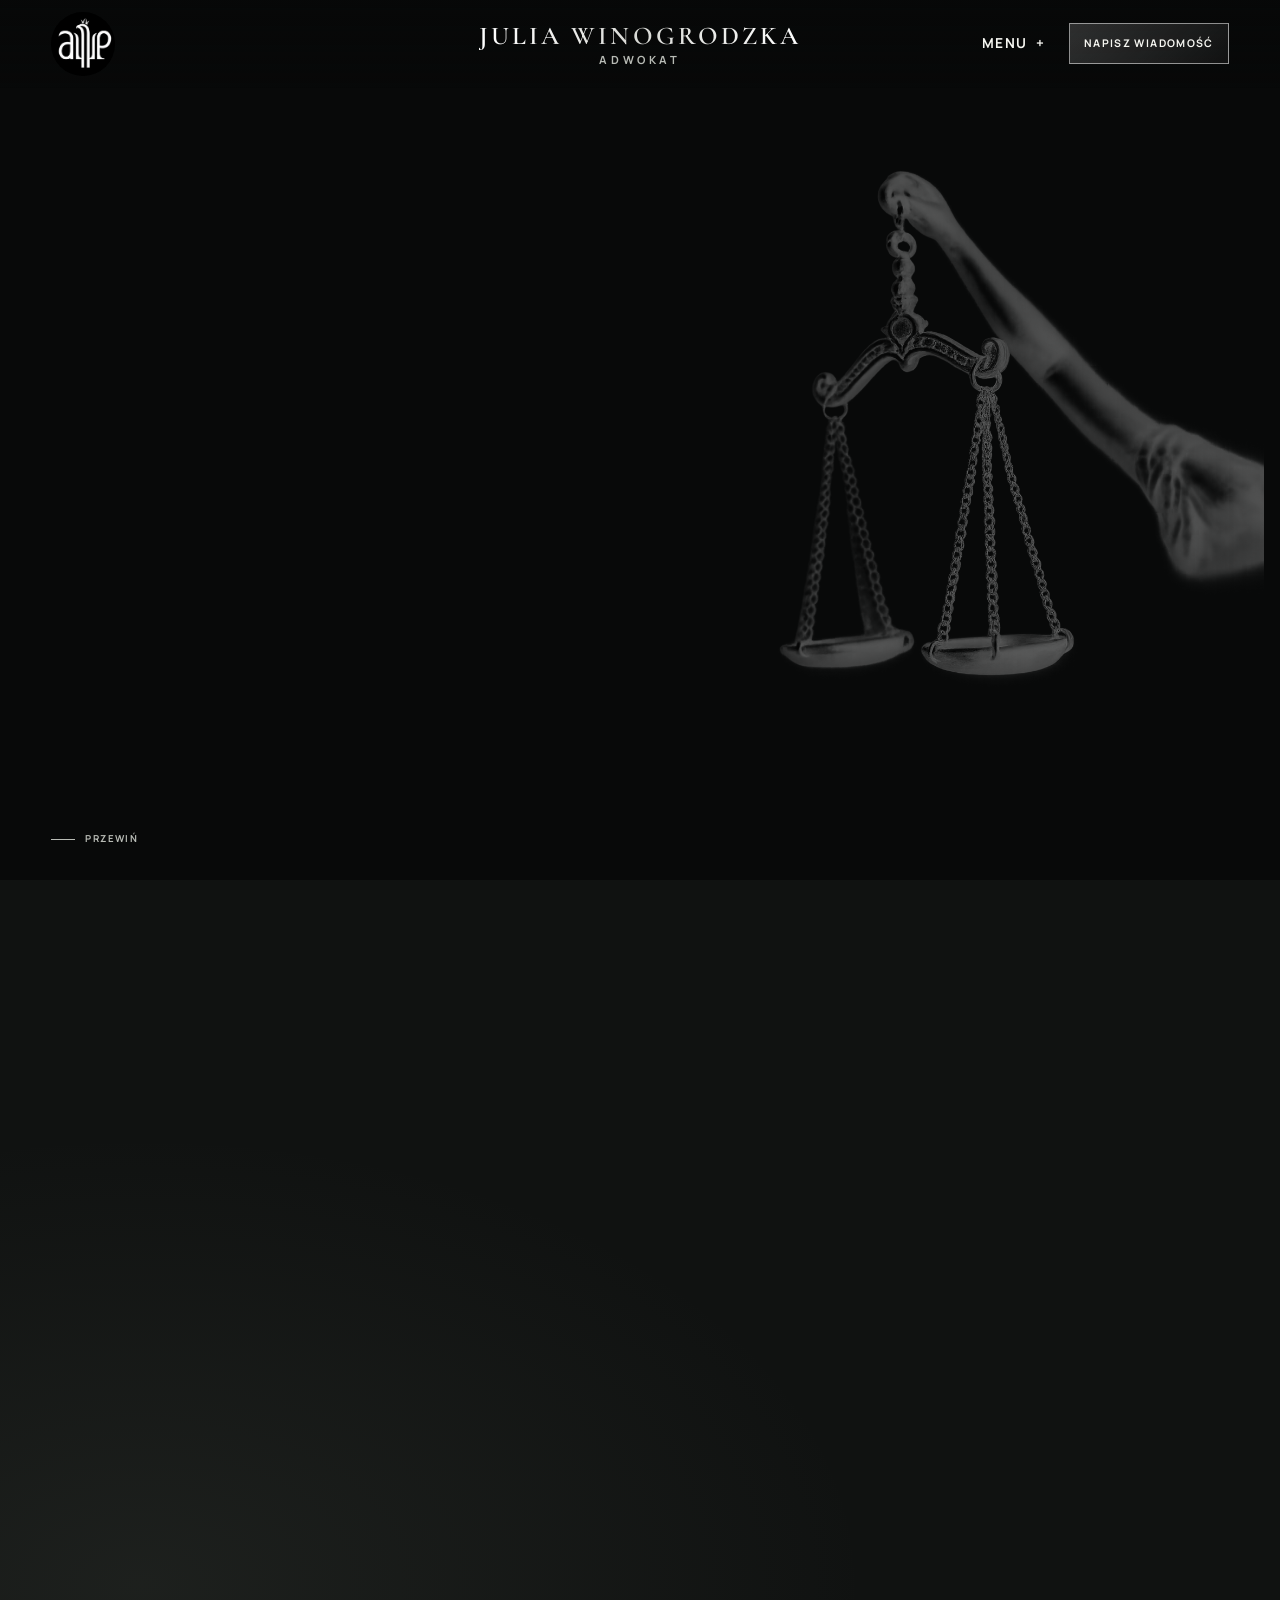
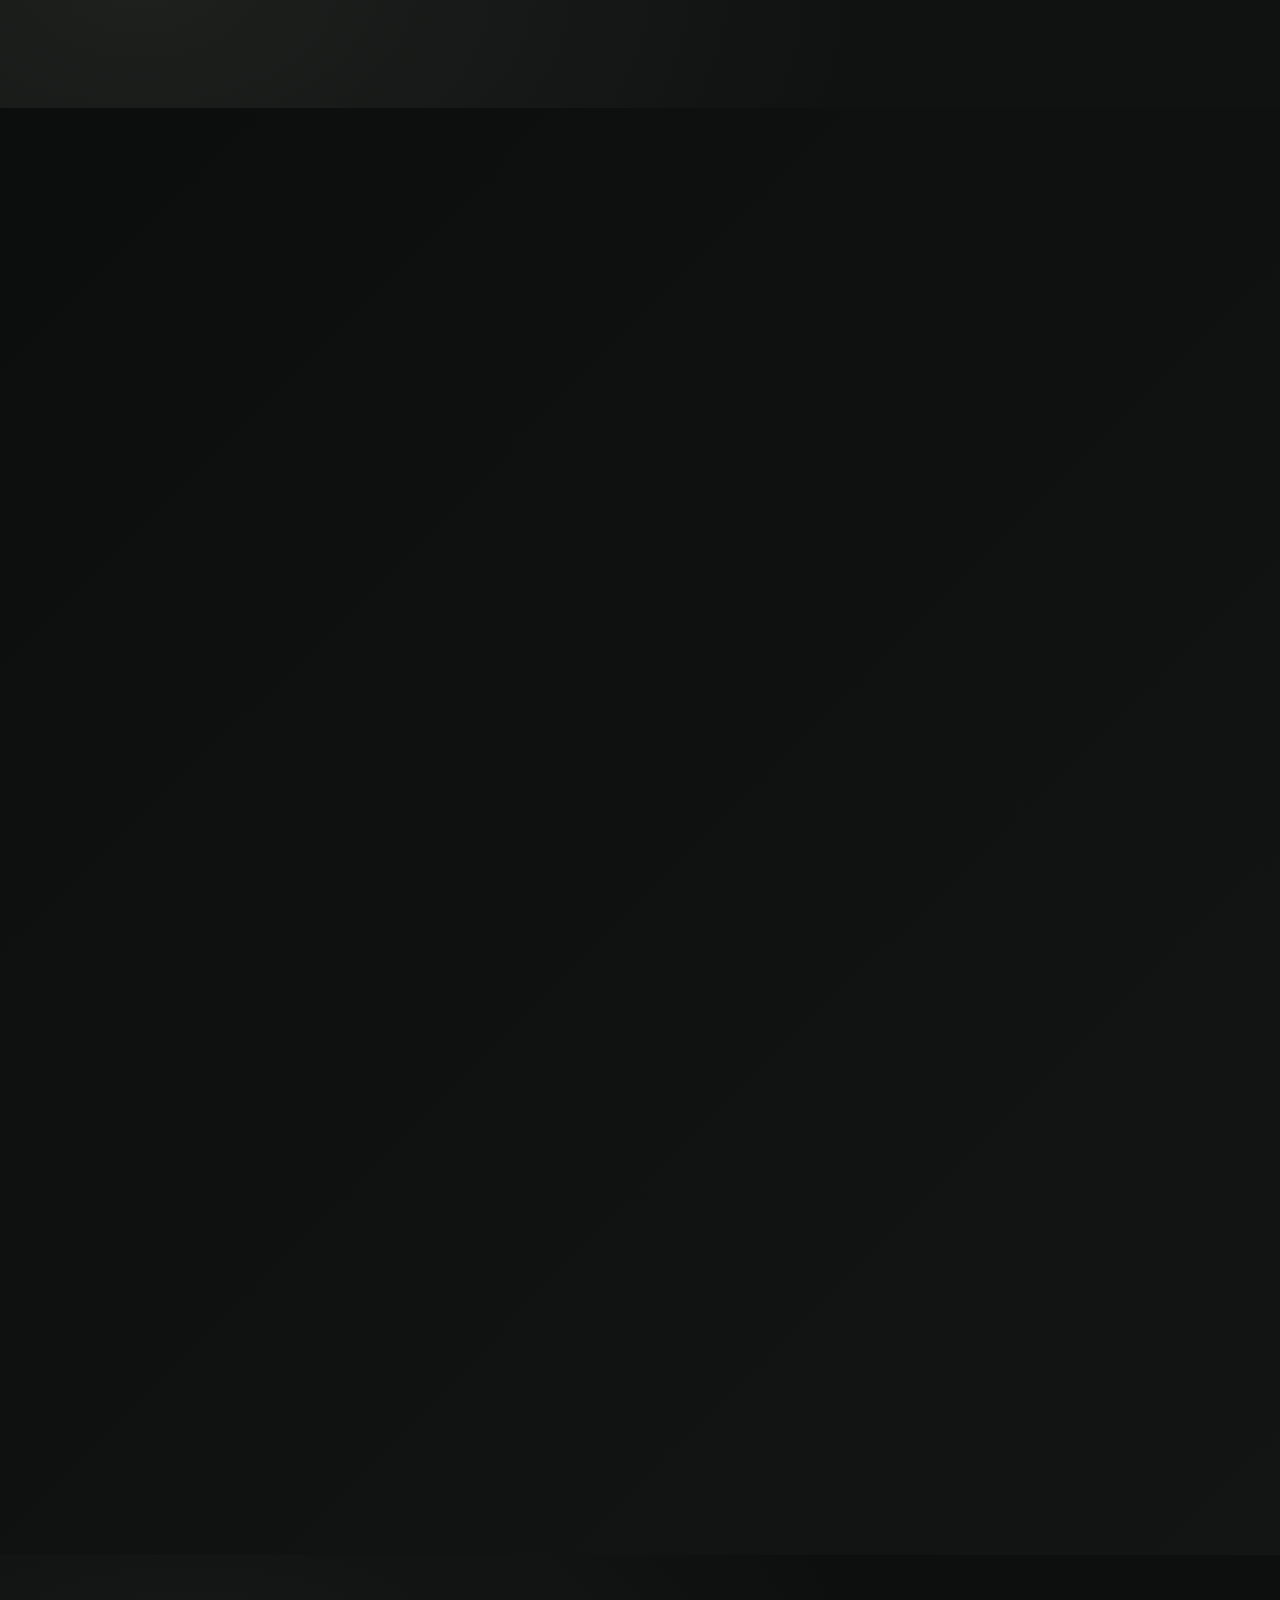
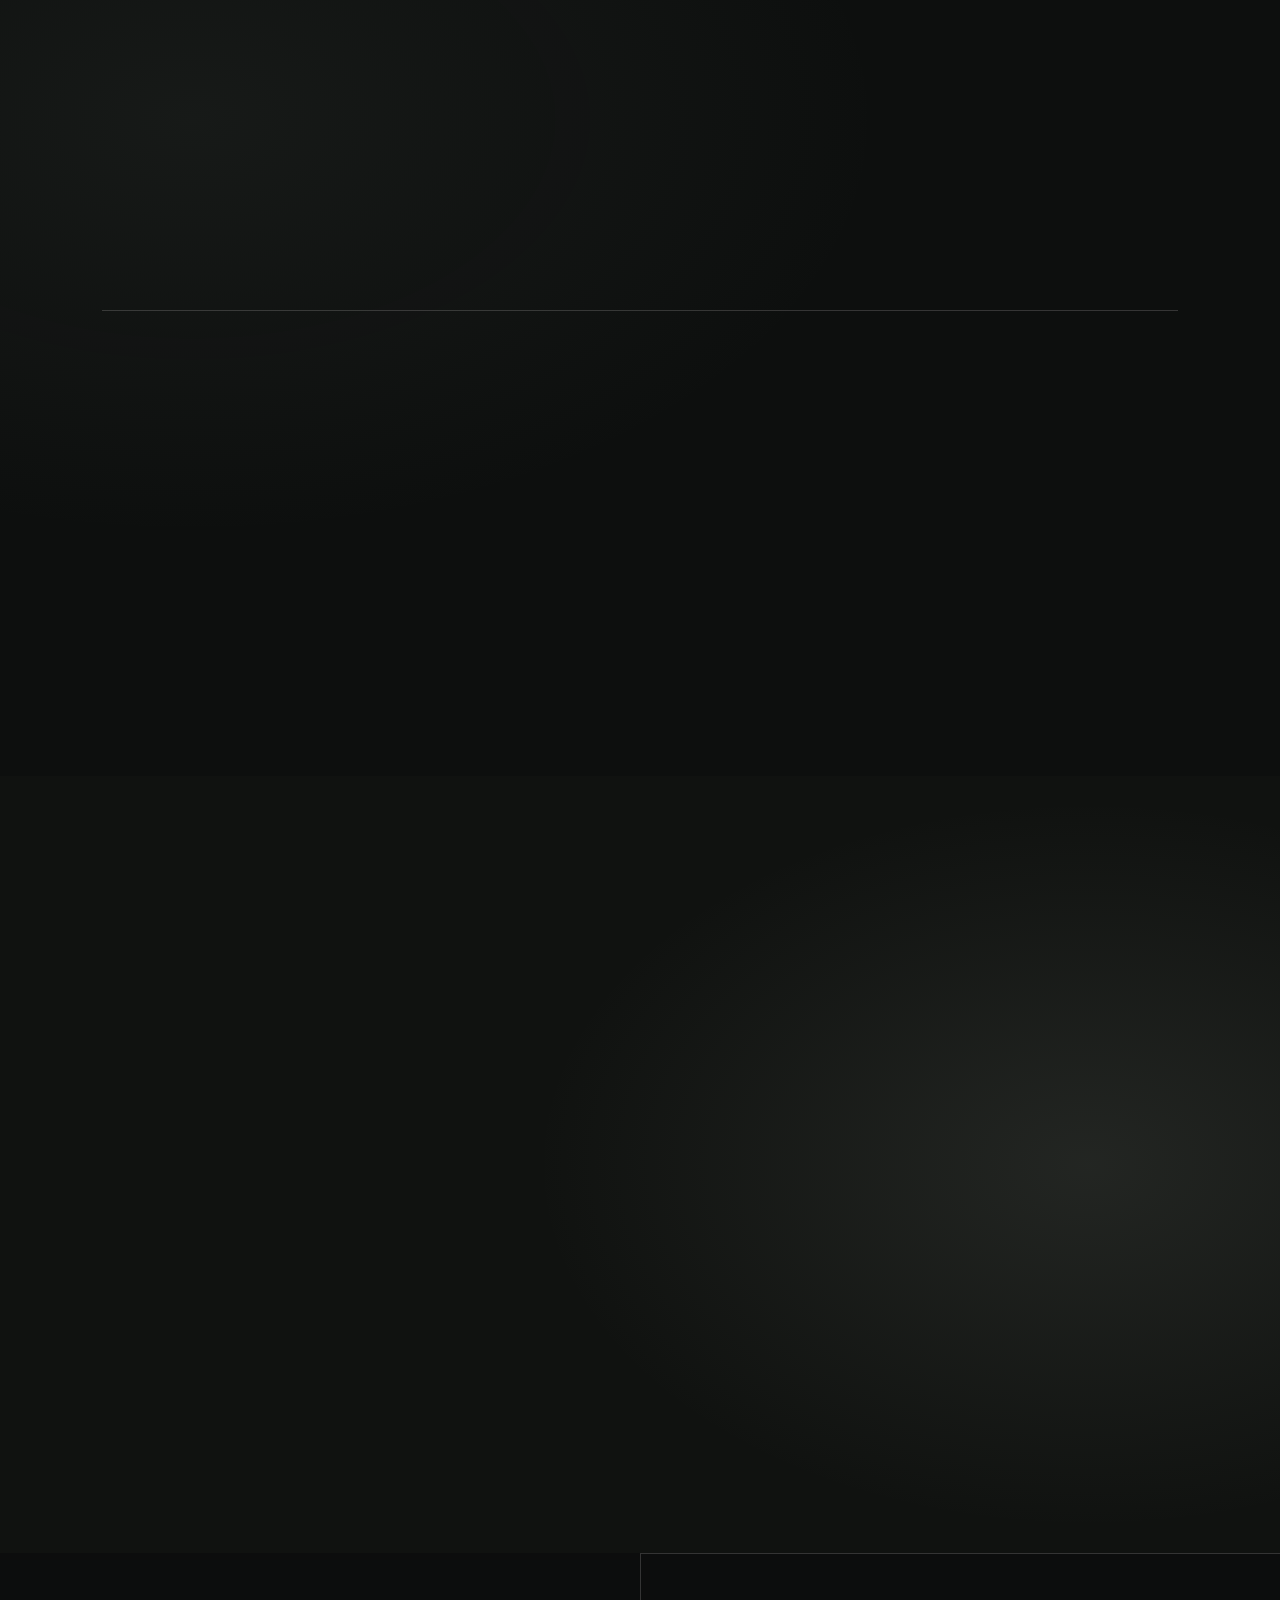
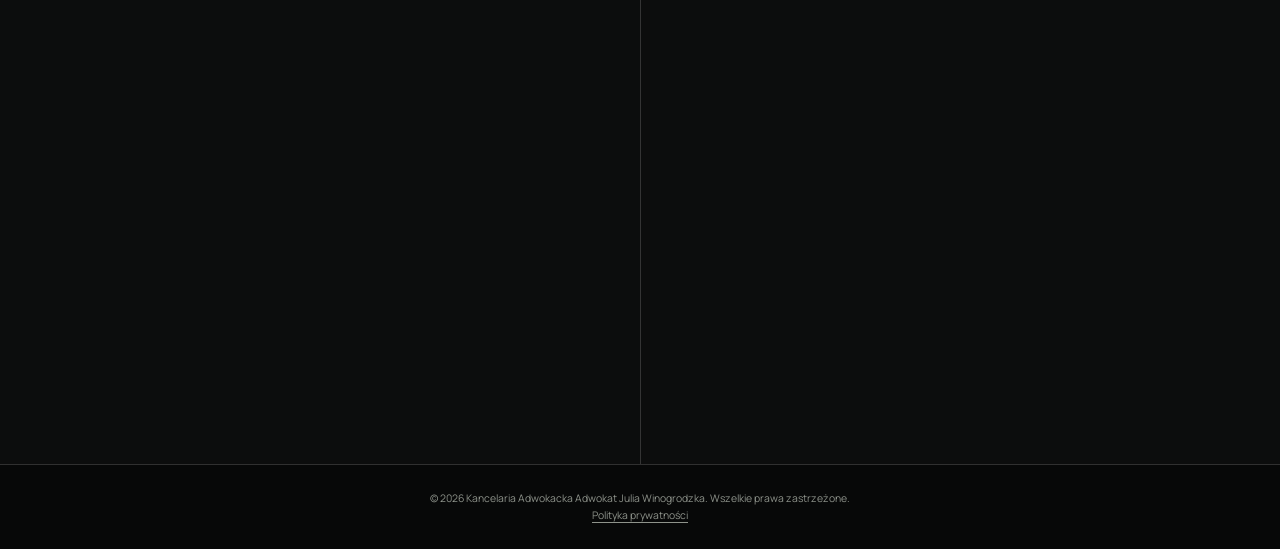
<file: index.html>
<!DOCTYPE html>
<html lang="pl">
<head>
  <!-- Podstawowe ustawienia dokumentu i poprawne skalowanie na telefonach. -->
  <meta charset="UTF-8">
  <meta name="viewport" content="width=device-width, initial-scale=1.0">
  <meta name="description" content="Kancelaria Adwokacka Adwokat Julia Winogrodzka – prawo cywilne, karne i rodzinne w Dęblinie.">
  <title>Kancelaria Adwokacka | Julia Winogrodzka</title>

  <!-- Ikona widoczna na karcie przeglądarki. -->
  <link rel="icon" type="image/png" href="photos/1_logo_favicon.png">

  <!-- Eleganckie kroje: Cormorant do nagłówków oraz Manrope do treści. -->
  <link rel="preconnect" href="https://fonts.googleapis.com">
  <link rel="preconnect" href="https://fonts.gstatic.com" crossorigin>
  <link href="https://fonts.googleapis.com/css2?family=Cormorant+Garamond:ital,wght@0,400;0,500;0,600;0,700;1,500&family=Manrope:wght@400;500;600;700&display=swap" rel="stylesheet">

  <!-- Główny arkusz stylów strony. -->
  <link rel="stylesheet" href="style.css">
</head>
<body>
  <!-- Stała belka nawigacyjna: zawiera logo, nazwę kancelarii i menu. -->
  <header class="site-header" id="top">
    <a class="brand-mark" href="#start" aria-label="Przejdź na początek strony">
      <img src="photos/1_logo_favicon.png" alt="Logo kancelarii Julii Winogrodzkiej">
    </a>

    <a class="brand-title" href="#start" aria-label="Kancelaria Adwokacka Julia Winogrodzka">
      <span>Julia Winogrodzka</span>
      <small>adwokat</small>
    </a>

    <!-- Przycisk jest widoczny tylko na telefonach i otwiera menu. -->
    <button class="menu-toggle" type="button" aria-label="Otwórz menu" aria-expanded="false" aria-controls="main-menu">
      <span></span><span></span><span></span>
    </button>

    <nav class="main-nav" id="main-menu" aria-label="Główna nawigacja">
      <!-- Rozwijane menu porządkuje przejścia do wszystkich sekcji. -->
      <div class="nav-dropdown">
        <button class="nav-dropdown-toggle" type="button" aria-expanded="false">Menu <span aria-hidden="true">+</span></button>
       <div class="nav-dropdown-panel">

    <a href="#o-mnie">O mnie</a>
    <a href="#specjalizacje">Specjalizacje</a>
    <a href="#cennik">Cennik</a>
    <a href="#kontakt">Kontakt</a>
    <a href="#dojazd">Jak dojechać</a>

    <div class="menu-divider"></div>
    <a href="index.html" class="language-switch active">
        🇵🇱 Polski
    </a>
    <a href="index-en.html" class="language-switch">
        🇬🇧 English
    </a>

</div>
      </div>
      <a class="button button-small" href="mailto:adwokat.winogrodzka@gmail.com?subject=Zapytanie%20do%20Kancelarii">Napisz wiadomość</a>
    </nav>
  </header>

  <main>
    <!-- Minimalistyczne otwarcie strony z najważniejszym wezwaniem do kontaktu. -->
    <section class="hero" id="start" aria-labelledby="hero-title">
      <div class="hero-backdrop" aria-hidden="true"></div>
      <div class="hero-content reveal">
        <p class="eyebrow">Kancelaria adwokacka · Lublin | Dęblin</p>
        <h1 id="hero-title">Prawo, które<br><em>działa dla Ciebie.</em></h1>
        <p class="hero-copy">Rzetelna pomoc prawna oparta na indywidualnym podejściu, dyskrecji oraz jasnej komunikacji.</p>
        <div class="hero-actions">
          <a class="button" href="#kontakt">Umów konsultację <span aria-hidden="true">↗</span></a>
          <a class="text-link" href="tel:+48572917801">+48 572 917 801</a>
        </div>
      </div>
      <a class="scroll-cue" href="#o-mnie" aria-label="Przejdź do sekcji o mnie"><span></span> Przewiń</a>
    </section>

    <!-- Sekcja przedstawiająca adwokatkę. Zdjęcie jest ładowane z folderu photos. -->
    <section class="section about" id="o-mnie" aria-labelledby="about-title">
      <div class="about-photo reveal reveal-left">
        <img src="photos/2_adwokat.jpg" alt="Adwokat Julia Winogrodzka przy pracy">
      </div>
      <div class="about-content reveal">
        <p class="eyebrow">O mnie</p>
        <!-- Imię i nazwisko stanowią główny, pogrubiony nagłówek sekcji. -->
        <h2 class="about-name" id="about-title">Julia Winogrodzka</h2>
        <p>Jestem adwokatem wpisanym na listę Izby Adwokackiej w Lublinie pod numerem xxxxxxxxxx. Ukończyłam studia prawnicze na Katolickim Uniwersytecie Lubelskim Jana Pawła II oraz aplikację adwokacką przy Okręgowej Radzie Adwokackiej w Lublinie, zakończoną pozytywnie zdanym egzaminem adwokackim.</p>
        <p>Doświadczenie zawodowe zdobywałam już w trakcie studiów, współpracując z kancelarią specjalizującą się w prawie karnym. Stale podnoszę swoje kwalifikacje, m.in. poprzez ukończenie kursów z zakresu ochrony danych osobowych i mediacji.</p>
        <p>W swojej pracy stawiam na profesjonalizm, skuteczność i indywidualne podejście do każdej sprawy. Z pełnym zaangażowaniem wspieram Klientów w rozwiązywaniu problemów prawnych, zapewniając rzetelną pomoc, jasną komunikację oraz poczucie bezpieczeństwa na każdym etapie współpracy.</p>
        <a class="text-link text-link-arrow" href="#kontakt">Porozmawiajmy o Twojej sprawie <span aria-hidden="true">→</span></a>
      </div>
    </section>

    <!-- Trzy karty prezentują główne obszary praktyki kancelarii. -->
    <section class="section services" id="specjalizacje" aria-labelledby="services-title">
      <div class="section-intro reveal">
        <p class="eyebrow">Zakres pomocy</p>
        <h2 id="services-title">Obszary praktyki</h2>
        <p>Pomoc dopasowana do charakteru sprawy — od pierwszej konsultacji po reprezentację przed sądem.</p>
      </div>

      <div class="service-grid">
         <article class="service-card reveal" style="--delay: 120ms;">
          <span class="service-mark" aria-hidden="true">§</span>
          <p class="service-type">Obrona i reprezentacja</p>
          <h3>Prawo<br><em>karne</em></h3>
          <ul>
            <li>postępowanie przygotowawcze</li>
            <li>postępowanie sądowe</li>
            <li>postępowanie wykonawcze</li>
            <li>obrona oskarżonego</li>
            <li>pełnomocnik pokrzywdzonego</li>
            <li>pełnomocnik oskarżyciela</li>
          </ul>
        </article>
        <article class="service-card reveal" style="--delay: 0ms;">
          <!-- Duży znak paragrafu buduje charakter karty bez używania numeracji. -->
          <span class="service-mark" aria-hidden="true">§</span>
          <p class="service-type">Sprawy majątkowe</p>
          <h3>Prawo<br><em>cywilne</em></h3>
          <ul>
            <li>dział spadku</li>
            <li>zapłata oraz odszkodowania</li>
            <li>zasiedzenie oraz służebności</li>
            <li>ochrona dóbr osobistych</li>
            <li>zniesienie współwłasności</li>
            <li>eksmisje</li>
          </ul>
        </article>
        <article class="service-card reveal" style="--delay: 240ms;">
          <span class="service-mark" aria-hidden="true">§</span>
          <p class="service-type">Sprawy bliskich</p>
          <h3>Prawo<br><em>rodzinne</em></h3>
          <ul>
            <li>sprawy rozwodowe oraz alimenty</li>
            <li>ograniczenie włądzy rodzicielskiej</li>
            <li>kontakty z dziećmi</li>
            <li>podział majątku</li>
            <li>uzyskanie rozdzielności majątkowej</li>
            <li>sprawy opiekuńcze</li>
          </ul>
        </article>
        <article class="service-card reveal" style="--delay: 360ms;">
    <span class="service-mark" aria-hidden="true">§</span>
    <p class="service-type">Obsługa przedsiębiorców</p>

    <h3>Prawo<br><em>gospodarcze</em></h3>

    <ul>
        <li>obsługa jednoosobowych działalności gopodarczych</li>
        <li>obsługa spółek</li>
        <li>umowy handlowe</li>
        <li>windykacja należności</li>
        <li>reprezentacja przedsiębiorców</li>
        <li>doradztwo prawne</li>
    </ul>
    </article>
    <article class="service-card reveal" style="--delay: 480ms;">
    <span class="service-mark" aria-hidden="true">§</span>
    <p class="service-type">Transport lotniczy</p>

    <h3>Prawo<br><em>lotnicze</em></h3>

    <ul>
        <li>odszkodowania za opóźnione loty</li>
        <li>postępowania przed ULC</li>
        <li>utracony bagaż</li>
        <li>prawa pasażerów</li>
        <li>reklamacje wobec przewoźników</li>
    </ul>
</article>
        
      </div>
    </section>

    <!-- Cennik -->

    <section class="section pricing" id="cennik" aria-labelledby="pricing-title">

    <div class="section-intro reveal">
        <p class="eyebrow">Przejrzyste zasady współpracy</p>

        <h2 id="pricing-title">
            Wynagrodzenie
        </h2>

        <p>
            Każda sprawa jest inna, dlatego ostateczne wynagrodzenie
            ustalane jest indywidualnie z uwzględnieniem rodzaju,
            stopnia skomplikowania oraz przewidywanego nakładu pracy.
        </p>
    </div>

    <div class="pricing-list">

        <div class="price-row reveal" style="--delay:0ms;">
            <span>Konsultacja prawna</span>
            <strong>od 250 zł</strong>
        </div>

        <div class="price-row reveal" style="--delay:120ms;">
            <span>Analiza dokumentów</span>
            <strong>od 350 zł</strong>
        </div>

        <div class="price-row reveal" style="--delay:240ms;">
            <span>Sporządzenie pisma</span>
            <strong>od 400 zł</strong>
        </div>

        <div class="price-row reveal" style="--delay:360ms;">
            <span>Reprezentacja przed sądem</span>
            <strong>wycena indywidualna</strong>
        </div>

        <div class="price-row reveal" style="--delay:480ms;">
            <span>Stała obsługa przedsiębiorców</span>
            <strong>od 600 zł / miesiąc</strong>
        </div>

    </div>

</section>

    <!-- Kontakt: dane, skróty do kanałów zewnętrznych i główny przycisk e-mail. -->
    <section class="section contact" id="kontakt" aria-labelledby="contact-title">
      <div class="contact-heading reveal">
        <p class="eyebrow">Kontakt</p>
        <h2 id="contact-title">Porozmawiajmy<br><em>o Twojej sprawie.</em></h2>
        <p>Skontaktuj się telefonicznie, e-mailowo lub umów wizytę w Kancelarii w Lublinie albo Dęblinie.</p>
        <!-- Trzy identyczne przyciski prowadzą do najważniejszych kanałów kontaktu. -->
        <div class="contact-actions" aria-label="Kanały kontaktu kancelarii">
          <a class="button" href="mailto:adwokat.winogrodzka@gmail.com?subject=Zapytanie%20do%20Kancelarii">Napisz wiadomość <span aria-hidden="true">↗</span></a>
          <a class="button" href="https://share.google/v4QbQTAJqQ4lbe7Ya" target="_blank" rel="noopener noreferrer">Wizytówka Google <span aria-hidden="true">↗</span></a>
          <a class="button" href="https://www.instagram.com/adwokat.winogrodzka" target="_blank" rel="noopener noreferrer">Instagram kancelarii <span aria-hidden="true">↗</span></a>
        </div>
      </div>

      <address class="contact-details reveal" style="--delay: 140ms;">
        <div class="contact-item contact-name">
        <strong>Kancelaria Adwokacka<br>Adwokat Julia Winogrodzka</strong></div>
        <div class="contact-item"><span>Godziny przyjęć:</span><strong>pon. – pt. · 9:00 – 17:00</strong></div>
        <!-- Tekstowe etykiety są czytelne niezależnie od systemu i wielkości emoji. -->
        <div class="contact-item"><span>Adres Lublin:</span><a href="https://maps.google.com/?q=ul.+Grażyny+21+lok.+25,+20-602+Lublin" target="_blank" rel="noopener noreferrer">ul. Grażyny 21 / lok. 25<br>20-602 Lublin</a></div>
        <div class="contact-item"><span>Adres filia Dęblin:</span><a href="https://maps.google.com/?q=Rynek+30+lok.+9,+08-530+Dęblin" target="_blank" rel="noopener noreferrer">Rynek 30 / lok. 9<br>08-530 Dęblin</a></div>
        <div class="contact-item"><span>Telefon:</span><a href="tel:+48572917801">572 917 801</a></div>
        <div class="contact-item"><span>E-mail:</span><a href="mailto:adwokat.winogordzka@gmail.com">adwokat.winogrodzka@gmail.com</a></div>
        <div class="contact-item"><span>NIP:</span><strong>506 012 94 21</strong></div>
        <!-- Wstaw właściwy numer rachunku przed opublikowaniem strony. -->
        <div class="contact-item bank-account"><span>Rachunek bankowy:</span><strong>PL 33 1050 1953 1000 0090 8659 4372</strong></div>
      </address>
    </section>

    <!-- Dwie niezależne karty dojazdu, każda z własną mapą Google. -->
    <section class="map-section" id="dojazd" aria-label="Jak dojechać do kancelarii">
      <article class="location-card">
        <div class="map-caption reveal">
          <p class="eyebrow">Jak dojechać</p>
          <h2>Znajdź nas<br><em>w Lublinie.</em></h2>
          <p>ul. Grażyny 21 / lok. 25<br>20-602 Lublin</p>
        </div>
        <iframe class="map-frame" title="Mapa dojazdu do Kancelarii Adwokackiej Julii Winogrodzkiej w Lublinie" src="https://www.google.com/maps?q=ul.%20Gra%C5%BCyny%2021%20lok.%2025%2C%2020-602%20Lublin&output=embed" loading="lazy" referrerpolicy="no-referrer-when-downgrade"></iframe>
      </article>
        <article class="location-card">
        <div class="map-caption reveal">
          <p class="eyebrow">Jak dojechać</p>
          <h2>Znajdź nas<br><em>w Dęblinie.</em></h2>
          <p>Rynek 30 / lok. 9<br>08-530 Dęblin</p>
        </div>
        <iframe class="map-frame" title="Mapa dojazdu do Kancelarii Adwokackiej Julii Winogrodzkiej w Dęblinie" src="https://www.google.com/maps?q=Rynek%2030%20lok.%209%2C%2008-530%20D%C4%99blin&output=embed" loading="lazy" referrerpolicy="no-referrer-when-downgrade"></iframe>
      </article>
    </section>
  </main>

  <!-- Dolna belka z prawami autorskimi i skrótem do początku strony. -->
<footer class="site-footer">
  <p>
    © 2026 Kancelaria Adwokacka Adwokat Julia Winogrodzka. Wszelkie prawa zastrzeżone.
    <br>
    <a href="polityka-prywatnosci.html" class="footer-privacy-link"> Polityka prywatności</a>
  </p>
</footer>

  <!-- Skrypty obsługują menu, animacje przewijania oraz aktywny nagłówek. -->
  <script src="script.js"></script>
</body>
</html>
</file>
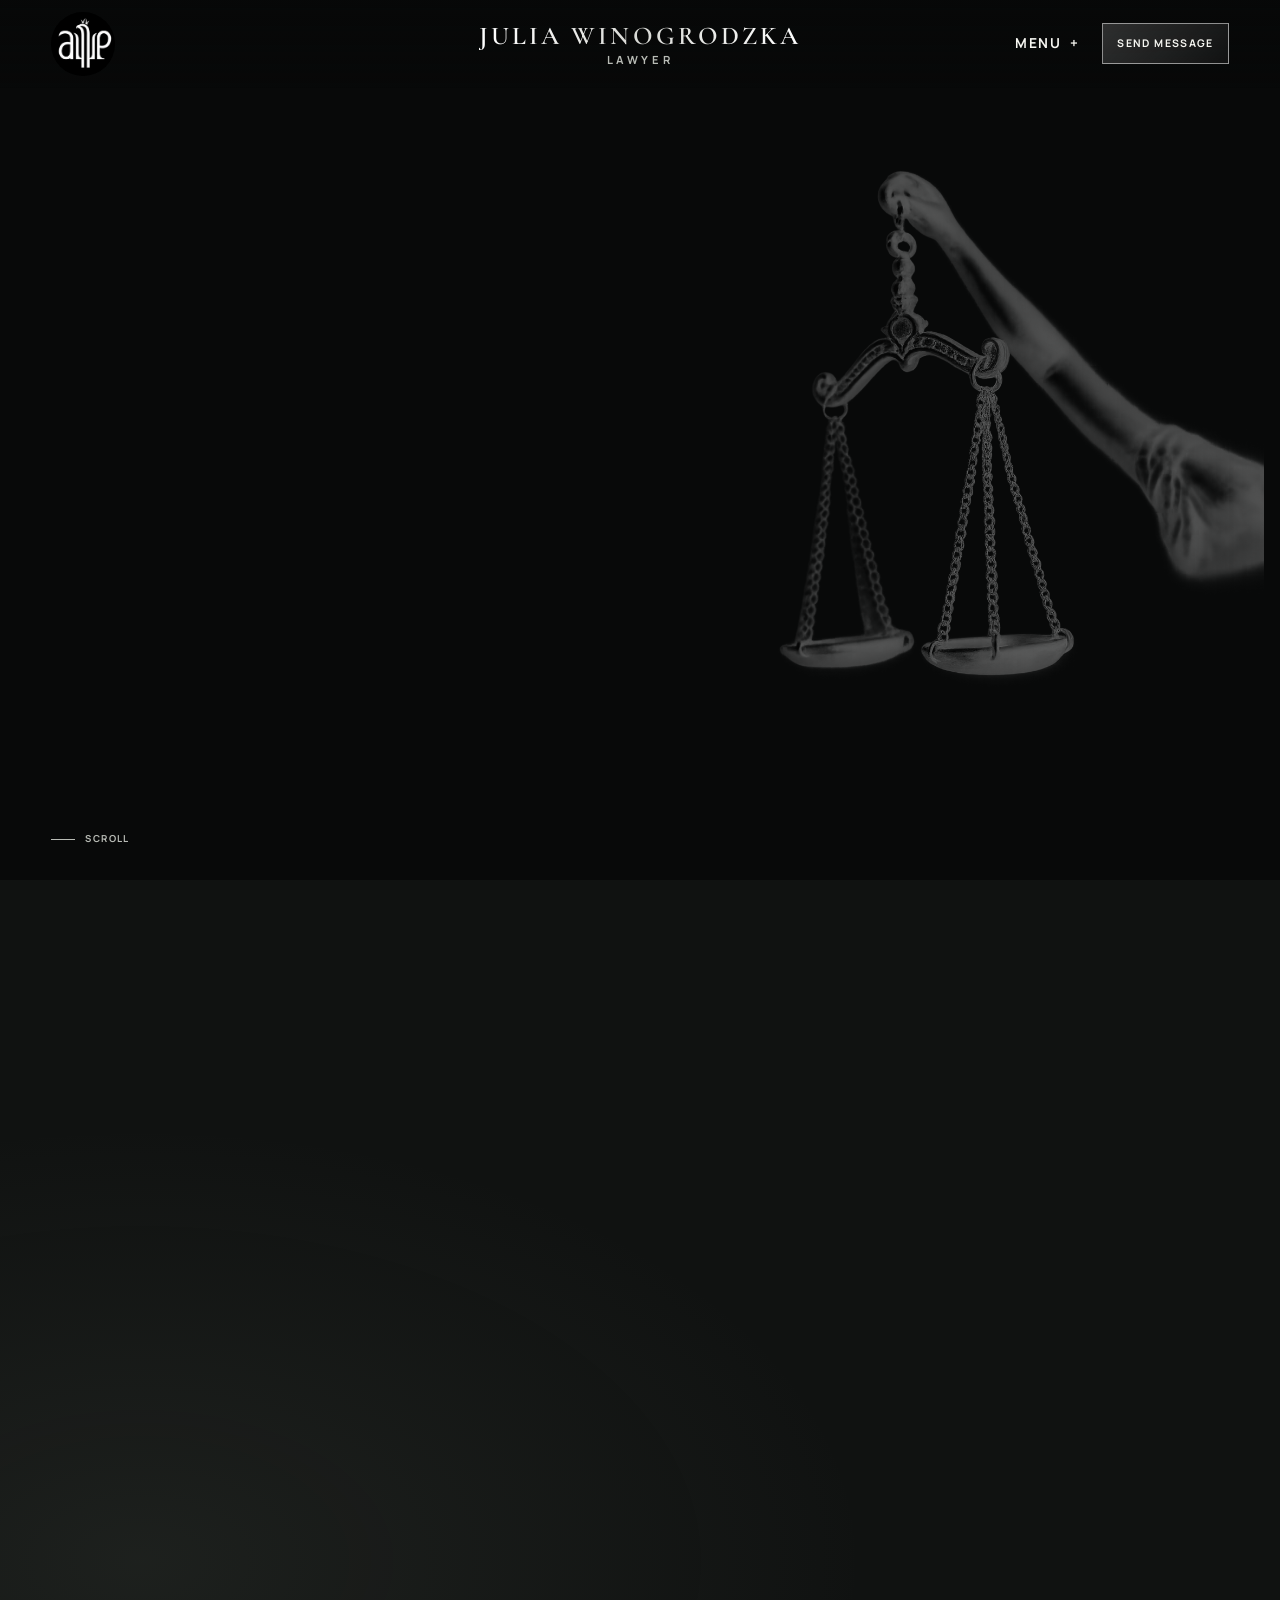
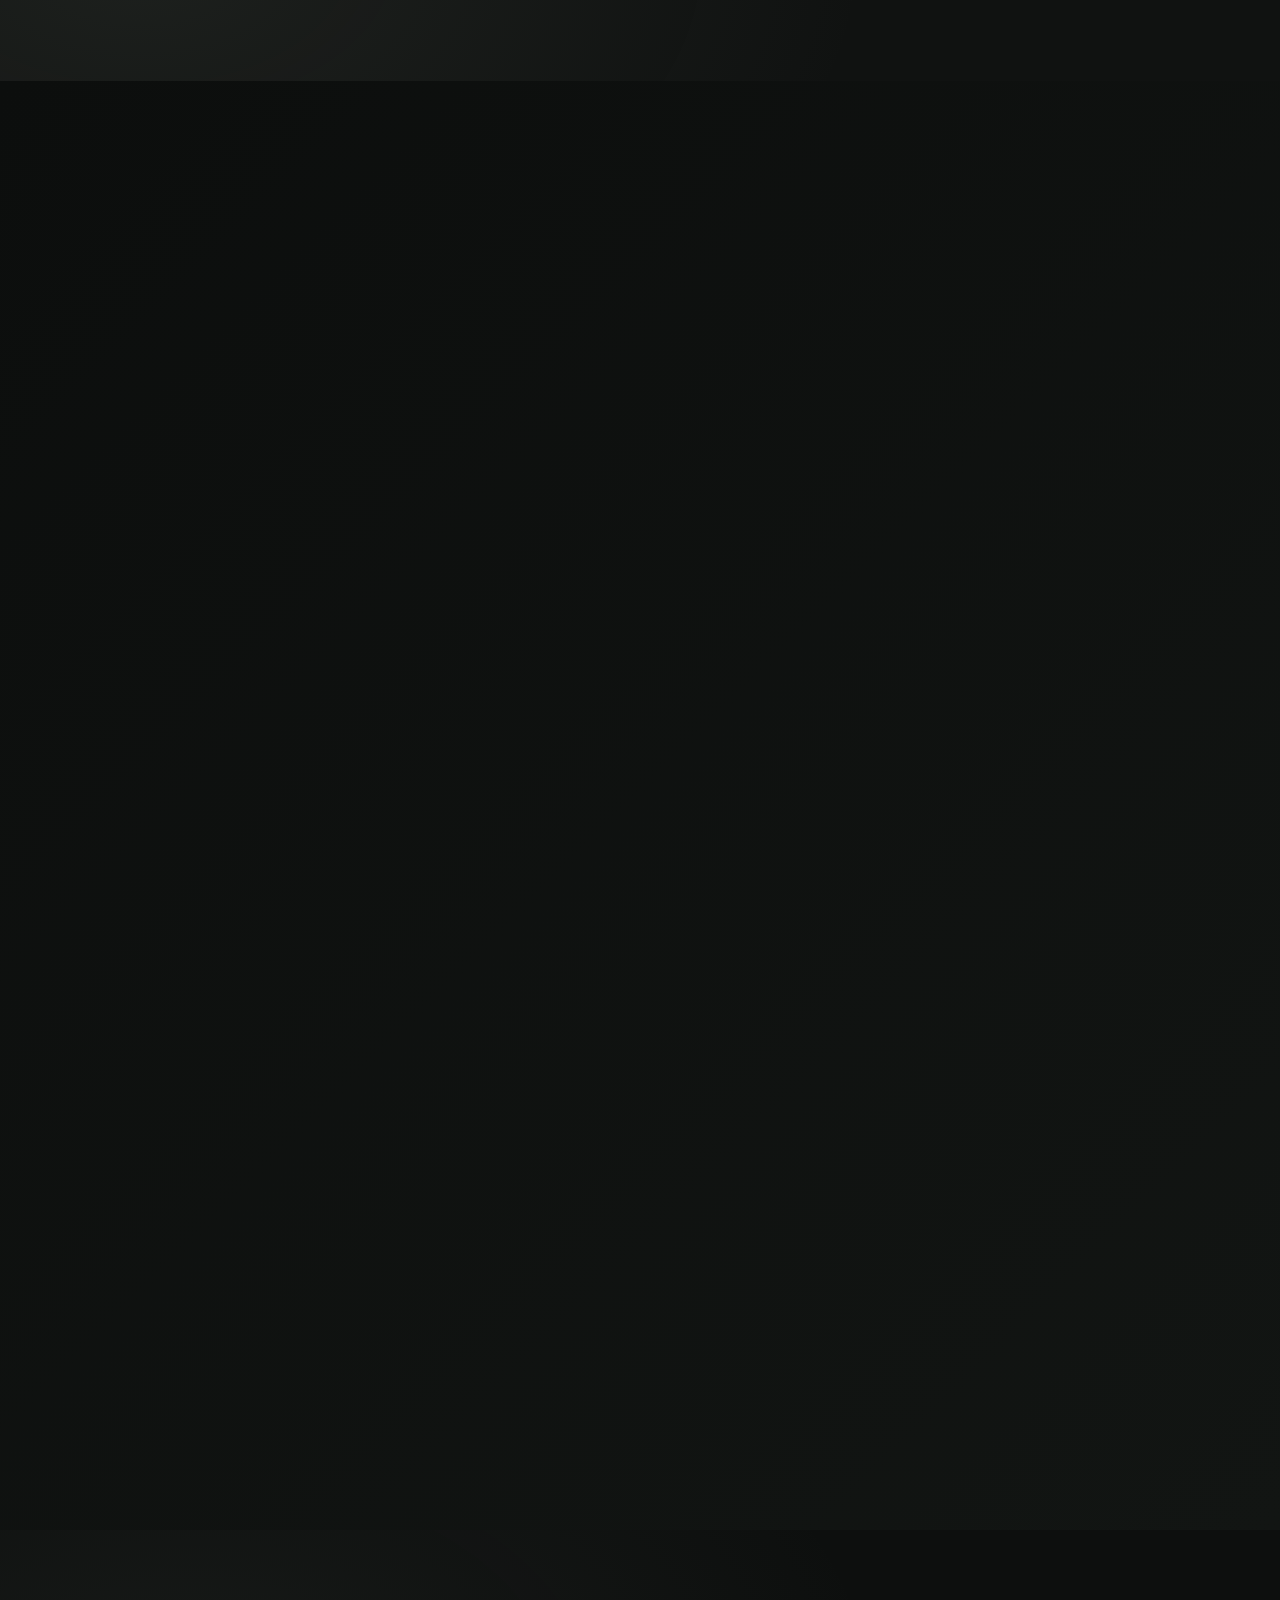
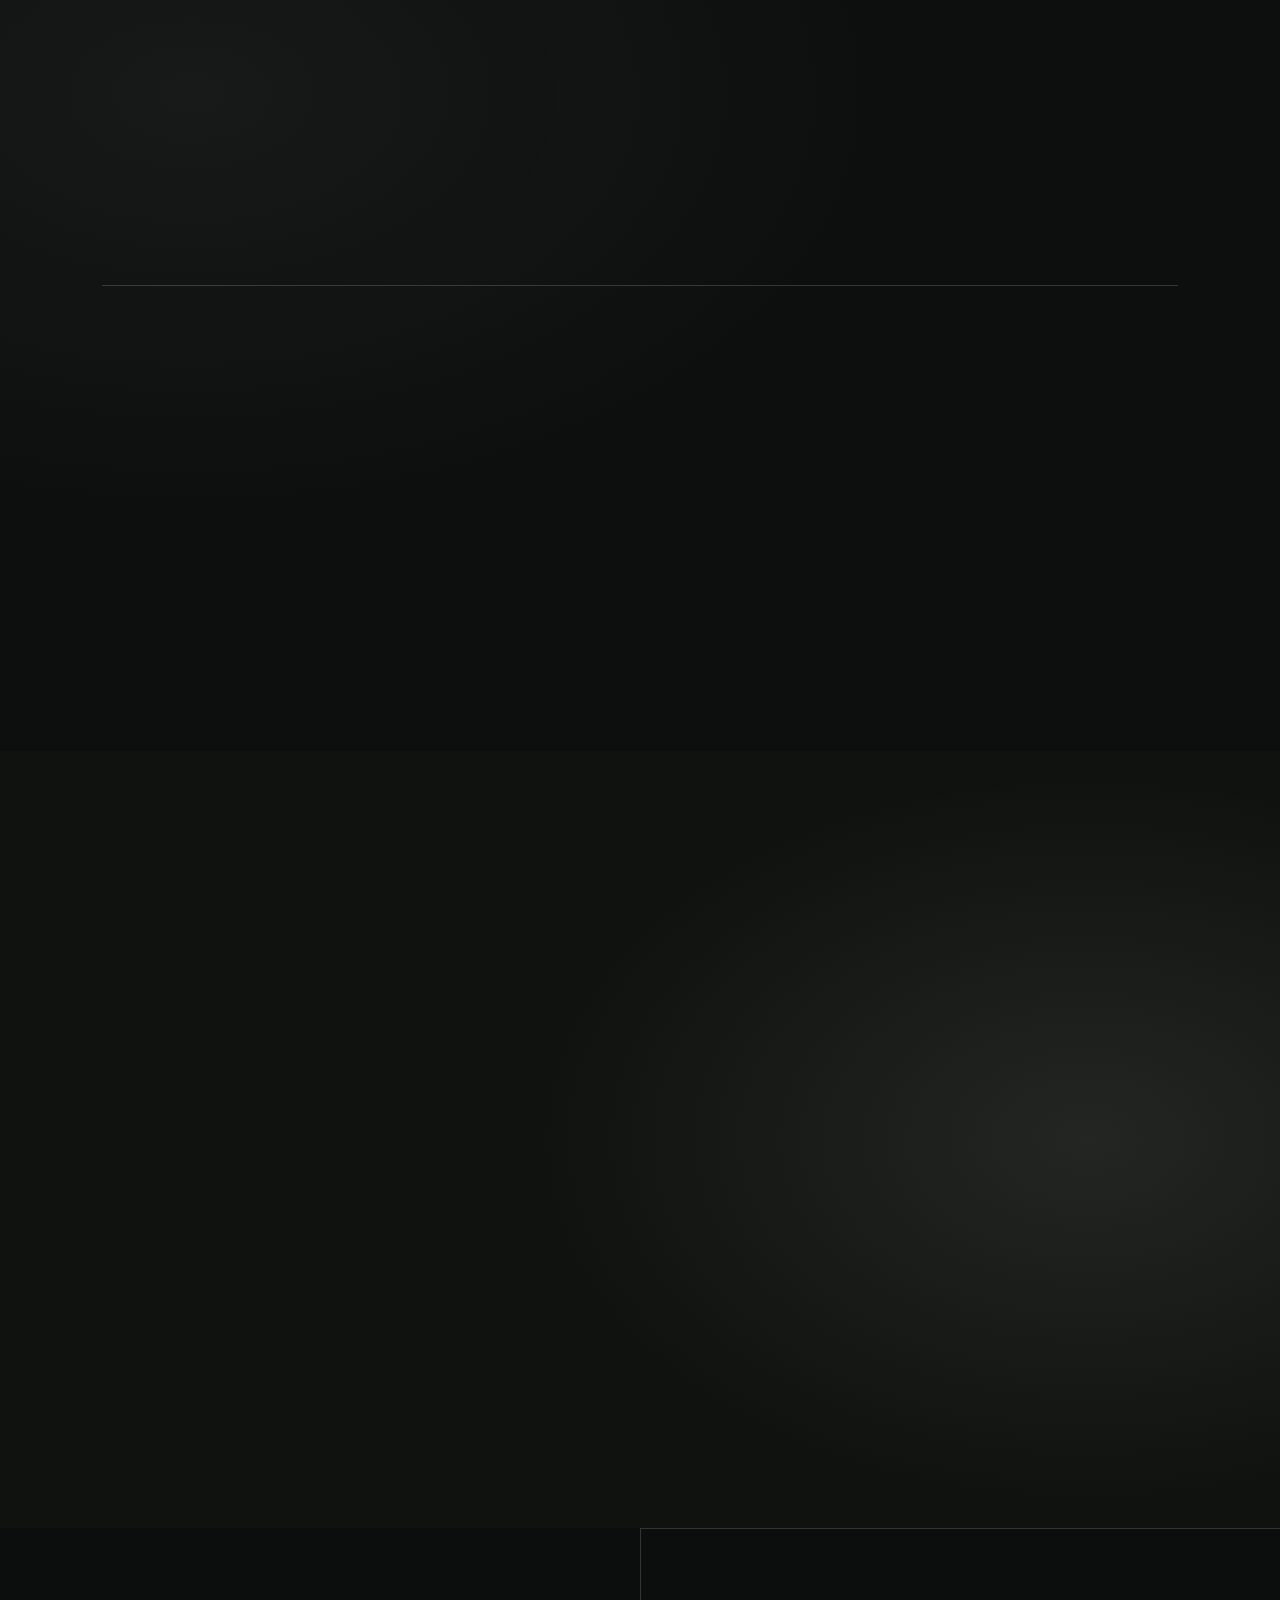
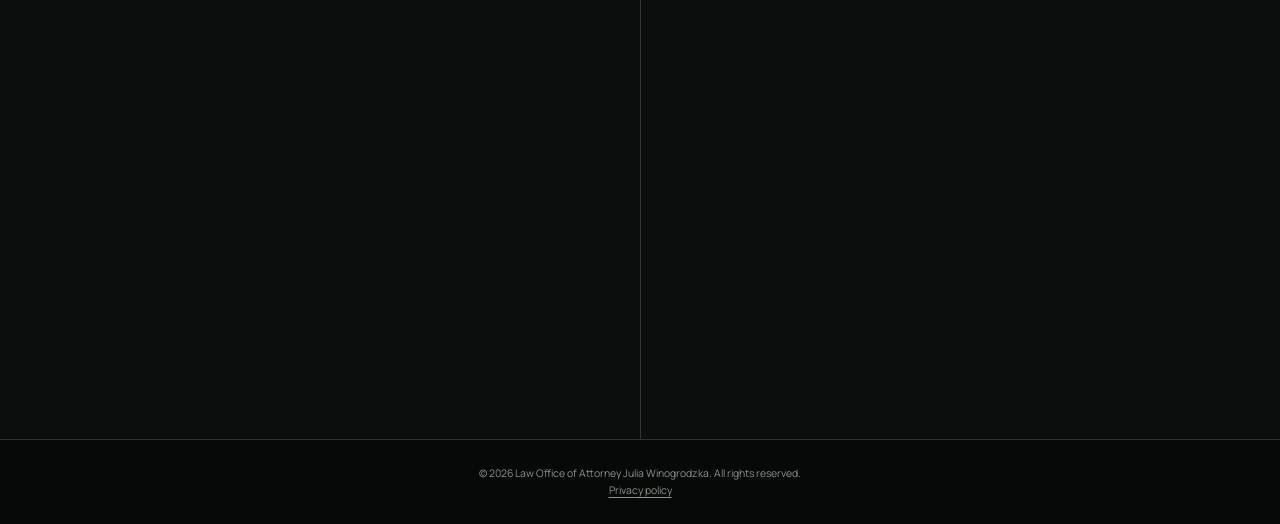
<file: index-en.html>
<!DOCTYPE html>
<html lang="pl">
<head>
  <!-- Podstawowe ustawienia dokumentu i poprawne skalowanie na telefonach. -->
  <meta charset="UTF-8">
  <meta name="viewport" content="width=device-width, initial-scale=1.0">
  <meta name="description" content="Kancelaria Adwokacka Adwokat Julia Winogrodzka – prawo cywilne, karne i rodzinne w Dęblinie.">
  <title>Kancelaria Adwokacka | Julia Winogrodzka</title>

  <!-- Ikona widoczna na karcie przeglądarki. -->
  <link rel="icon" type="image/png" href="photos/1_logo_favicon.png">

  <!-- Eleganckie kroje: Cormorant do nagłówków oraz Manrope do treści. -->
  <link rel="preconnect" href="https://fonts.googleapis.com">
  <link rel="preconnect" href="https://fonts.gstatic.com" crossorigin>
  <link href="https://fonts.googleapis.com/css2?family=Cormorant+Garamond:ital,wght@0,400;0,500;0,600;0,700;1,500&family=Manrope:wght@400;500;600;700&display=swap" rel="stylesheet">

  <!-- Główny arkusz stylów strony. -->
  <link rel="stylesheet" href="style.css">
</head>
<body>
  <!-- Stała belka nawigacyjna: zawiera logo, nazwę kancelarii i menu. -->
  <header class="site-header" id="top">
    <a class="brand-mark" href="#start" aria-label="Przejdź na początek strony">
      <img src="photos/1_logo_favicon.png" alt="Logo kancelarii Julii Winogrodzkiej">
    </a>

    <a class="brand-title" href="#start" aria-label="Kancelaria Adwokacka Julia Winogrodzka">
      <span>Julia Winogrodzka</span>
      <small>lawyer</small>
    </a>

    <!-- Przycisk jest widoczny tylko na telefonach i otwiera menu. -->
    <button class="menu-toggle" type="button" aria-label="Otwórz menu" aria-expanded="false" aria-controls="main-menu">
      <span></span><span></span><span></span>
    </button>

    <nav class="main-nav" id="main-menu" aria-label="Główna nawigacja">
      <!-- Rozwijane menu porządkuje przejścia do wszystkich sekcji. -->
      <div class="nav-dropdown">
        <button class="nav-dropdown-toggle" type="button" aria-expanded="false">Menu <span aria-hidden="true">+</span></button>
       <div class="nav-dropdown-panel">

    <a href="#o-mnie">About Me</a>
    <a href="#specjalizacje">Specializations</a>
    <a href="#cennik">Pirce list</a>
    <a href="#kontakt">Contact</a>
    <a href="#dojazd">How to Get There</a>

    <div class="menu-divider"></div>

    <a href="index.html" class="language-switch">
      🇵🇱 Polski
    </a>
    <a href="index-en.html" class="language-switch active">
      🇬🇧 English
    </a>

</div>
      </div>
      <a class="button button-small" href="mailto:adwokat.winogrodzka@gmail.com?subject=Zapytanie%20do%20Kancelarii">Send message</a>
    </nav>
  </header>

  <main>
    <!-- Minimalistyczne otwarcie strony z najważniejszym wezwaniem do kontaktu. -->
    <section class="hero" id="start" aria-labelledby="hero-title">
      <div class="hero-backdrop" aria-hidden="true"></div>
      <div class="hero-content reveal">
        <p class="eyebrow">Law practice · Lublin | Dęblin</p>
        <h1 id="hero-title">The Law, that<br><em>works for You.</em></h1>
        <p class="hero-copy">Reliable legal assistance based on a personalized approach, discretion, and clear communication.</p>
        <div class="hero-actions">
          <a class="button" href="#kontakt">Schedule a consultation <span aria-hidden="true">↗</span></a>
          <a class="text-link" href="tel:+48572917801">+48 572 917 801</a>
        </div>
      </div>
      <a class="scroll-cue" href="#o-mnie" aria-label="Przejdź do sekcji o mnie"><span></span> Scroll</a>
    </section>

    <!-- Sekcja przedstawiająca adwokatkę. Zdjęcie jest ładowane z folderu photos. -->
    <section class="section about" id="o-mnie" aria-labelledby="about-title">
      <div class="about-photo reveal reveal-left">
        <img src="photos/2_adwokat.jpg" alt="Adwokat Julia Winogrodzka przy pracy">
      </div>
      <div class="about-content reveal">
        <p class="eyebrow">About me</p>
        <!-- Imię i nazwisko stanowią główny, pogrubiony nagłówek sekcji. -->
        <h2 class="about-name" id="about-title">Julia Winogrodzka</h2>
        <p>I am an attorney registered with the Lublin Bar Association under number xxxxxxxxxx. I earned my law degree from the John Paul II Catholic University of Lublin and completed my legal clerkship with the Lublin District Bar Council, which culminated in my passing the bar exam.</p>
        <p>I began gaining professional experience while I was still in college, working with a law firm specializing in criminal law. I am constantly improving my skills, including by completing courses on personal data protection and mediation.</p>
        <p>In my work, I prioritize professionalism, effectiveness, and a personalized approach to every case. I am fully committed to supporting my clients in resolving legal issues, providing reliable assistance, clear communication, and a sense of security at every stage of our collaboration.</p>
        <a class="text-link text-link-arrow" href="#kontakt">Let's talk about your case<span aria-hidden="true">→</span></a>
      </div>
    </section>

    <!-- Trzy karty prezentują główne obszary praktyki kancelarii. -->
    <section class="section services" id="specjalizacje" aria-labelledby="services-title">
      <div class="section-intro reveal">
        <p class="eyebrow">Scope of Assistance</p>
        <h2 id="services-title">Practice Areas</h2>
        <p>Assistance tailored to the nature of the case—from the initial consultation to representation in court.</p>
      </div>

      <div class="service-grid">
        <article class="service-card reveal" style="--delay: 120ms;">
          <span class="service-mark" aria-hidden="true">§</span>
          <p class="service-type">Defense and Representation</p>
          <h3>Law<br><em>Criminal</em></h3>
          <ul>
            <li>pre-trial proceedings</li>
            <li>court proceedings</li>
            <li>enforcement proceedings</li>
            <li>defense of the accused</li>
            <li>representative of the victim</li>
            <li>representative of the prosecutor</li>
          </ul>
        </article>
         <article class="service-card reveal" style="--delay: 0ms;">
          <!-- Duży znak paragrafu buduje charakter karty bez używania numeracji. -->
          <span class="service-mark" aria-hidden="true">§</span>
          <p class="service-type">Property Matters</p>
          <h3>Prawo<br><em>cywilne</em></h3>
          <ul>
            <li>Inheritance Law</li>
            <li>Payment and Damages</li>
            <li>Adverse Possession and Easements</li>
            <li>Protection of Personal Rights</li>
            <li>Termination of Joint Ownership</li>
            <li>Evictions</li>
          </ul>
        </article>
        <article class="service-card reveal" style="--delay: 240ms;">
          <span class="service-mark" aria-hidden="true">§</span>
          <p class="service-type">Matters Concerning Family Members</p>
          <h3>Law<br><em>Family Law</em></h3>
          <ul>
            <li>Divorce and Child Support</li>
            <li>Restriction of Parental Authority</li>
            <li>Child Visitation</li>
            <li>division of property</li>
            <li>obtaining separate property</li>
            <li>guardianship matters</li>
          </ul>
        </article>
        <article class="service-card reveal" style="--delay: 360ms;">
    <span class="service-mark" aria-hidden="true">§</span>
    <p class="service-type">Services for Businesses</p>

    <h3>Law<br><em>Commercial Law</em></h3>

    <ul>
        <li>Services for sole proprietorships</li>
        <li>Services for corporations</li>
        <li>Commercial contracts</li>
        <li>Debt collection</li>
        <li>Representation of business clients</li>
        <li>Legal consulting</li>
    </ul>
    </article>
    <article class="service-card reveal" style="--delay: 480ms;">
    <span class="service-mark" aria-hidden="true">§</span>
    <p class="service-type">Air Transport</p>

    <h3>Air<br><em>Law</em></h3>

    <ul>
        <li>compensation for delayed flights</li>
        <li>proceedings before the Civil Aviation Authority (ULC)</li>
        <li>lost luggage</li>
        <li>passenger rights</li>
        <li>complaints against carriers</li>
    </ul>
</article>
        
      </div>
    </section>

    <!-- Cennik -->

    <section class="section pricing" id="cennik" aria-labelledby="pricing-title">

    <div class="section-intro reveal">
        <p class="eyebrow">Transparent Rules for Cooperation</p>

        <h2 id="pricing-title">
            Payment
        </h2>

        <p>
            Every case is different, which is why the final fee
            is determined on a case-by-case basis, taking into account the type,
            complexity, and expected amount of work involved.
        </p>
    </div>

    <div class="pricing-list">

        <div class="price-row reveal" style="--delay:0ms;">
            <span>Legal Consultation</span>
            <strong>od 250 zł</strong>
        </div>

        <div class="price-row reveal" style="--delay:120ms;">
            <span>Document Analysis</span>
            <strong>od 350 zł</strong>
        </div>

        <div class="price-row reveal" style="--delay:240ms;">
            <span>Drafting a letter</span>
            <strong>od 400 zł</strong>
        </div>

        <div class="price-row reveal" style="--delay:360ms;">
            <span>Legal Representation in Court</span>
            <strong>custom quote</strong>
        </div>

        <div class="price-row reveal" style="--delay:480ms;">
            <span>Ongoing support for business owners</span>
            <strong>od 600 zł / month</strong>
        </div>

    </div>

</section>

    <!-- Kontakt: dane, skróty do kanałów zewnętrznych i główny przycisk e-mail. -->
    <section class="section contact" id="kontakt" aria-labelledby="contact-title">
      <div class="contact-heading reveal">
        <p class="eyebrow">Contact</p>
        <h2 id="contact-title">Let's talk<br><em>about your case.</em></h2>
        <p>Please contact us by phone or email, or schedule an appointment at our office in Lublin or Dęblin.</p>
        <!-- Trzy identyczne przyciski prowadzą do najważniejszych kanałów kontaktu. -->
        <div class="contact-actions" aria-label="Kanały kontaktu kancelarii">
          <a class="button" href="mailto:adwokat.winogrodzka@gmail.com?subject=Zapytanie%20do%20Kancelarii">Send a message<span aria-hidden="true">↗</span></a>
          <a class="button" href="https://share.google/v4QbQTAJqQ4lbe7Ya" target="_blank" rel="noopener noreferrer">Google Business Profile<span aria-hidden="true">↗</span></a>
          <a class="button" href="https://www.instagram.com/adwokat.winogrodzka" target="_blank" rel="noopener noreferrer">The Law Firm's Instagram<span aria-hidden="true">↗</span></a>
        </div>
      </div>

      <address class="contact-details reveal" style="--delay: 140ms;">
        <div class="contact-item contact-name"><span>Law Firm</span><strong>Law Firm<br>Attorney Julia Winogrodzka</strong></div>
        <div class="contact-item"><span>Office Hours:</span><strong>pon. – pt. · 9:00 – 17:00</strong></div>
        <!-- Tekstowe etykiety są czytelne niezależnie od systemu i wielkości emoji. -->
        <div class="contact-item"><span>Address of the Lublin office:</span><a href="https://maps.google.com/?q=ul.+Grażyny+21+lok.+25,+20-602+Lublin" target="_blank" rel="noopener noreferrer">ul. Grażyny 21 / lok. 25<br>20-602 Lublin</a></div>
        <div class="contact-item"><span>Address of the Dęblin office:</span><a href="https://maps.google.com/?q=Rynek+30+lok.+9,+08-530+Dęblin" target="_blank" rel="noopener noreferrer">Rynek 30 / lok. 9<br>08-530 Dęblin</a></div>
        <div class="contact-item"><span>Phone:</span><a href="tel:+48572917801">572 917 801</a></div>
        <div class="contact-item"><span>E-mail:</span><a href="mailto:adwokat.winogordzka@gmail.com">adwokat.winogrodzka@gmail.com</a></div>
        <div class="contact-item"><span>NIP:</span><strong>506 012 94 21</strong></div>
        <!-- Wstaw właściwy numer rachunku przed opublikowaniem strony. -->
        <div class="contact-item bank-account"><span>Bank account:</span><strong>PL 33 1050 1953 1000 0090 8659 4372</strong></div>
      </address>
    </section>

    <!-- Dwie niezależne karty dojazdu, każda z własną mapą Google. -->
    <section class="map-section" id="dojazd" aria-label="Jak dojechać do kancelarii">
      <article class="location-card">
        <div class="map-caption reveal">
          <p class="eyebrow">How to get there</p>
          <h2>Find us<br><em>in Lublin.</em></h2>
          <p>ul. Grażyny 21 / lok. 25<br>20-602 Lublin</p>
        </div>
        <iframe class="map-frame" title="Mapa dojazdu do Kancelarii Adwokackiej Julii Winogrodzkiej w Lublinie" src="https://www.google.com/maps?q=ul.%20Gra%C5%BCyny%2021%20lok.%2025%2C%2020-602%20Lublin&output=embed" loading="lazy" referrerpolicy="no-referrer-when-downgrade"></iframe>
      </article>
       <article class="location-card">
        <div class="map-caption reveal">
          <p class="eyebrow">How to get there</p>
          <h2>Find us<br><em>in Dęblin</em></h2>
          <p>Rynek 30 / lok. 9<br>08-530 Dęblin</p>
        </div>
        <iframe class="map-frame" title="Mapa dojazdu do Kancelarii Adwokackiej Julii Winogrodzkiej w Dęblinie" src="https://www.google.com/maps?q=Rynek%2030%20lok.%209%2C%2008-530%20D%C4%99blin&output=embed" loading="lazy" referrerpolicy="no-referrer-when-downgrade"></iframe>
      </article>
    </section>
  </main>

   <!-- Dolna belka z prawami autorskimi i skrótem do początku strony. -->
<footer class="site-footer">
  <p>
    © 2026 Law Office of Attorney Julia Winogrodzka. All rights reserved.
    <br>
    <a href="privacy-policy.html" class="footer-privacy-link"> Privacy policy</a>
  </p>
</footer>
  
  <!-- Skrypty obsługują menu, animacje przewijania oraz aktywny nagłówek. -->
  <script src="script.js"></script>
</body>
</html>
</file>
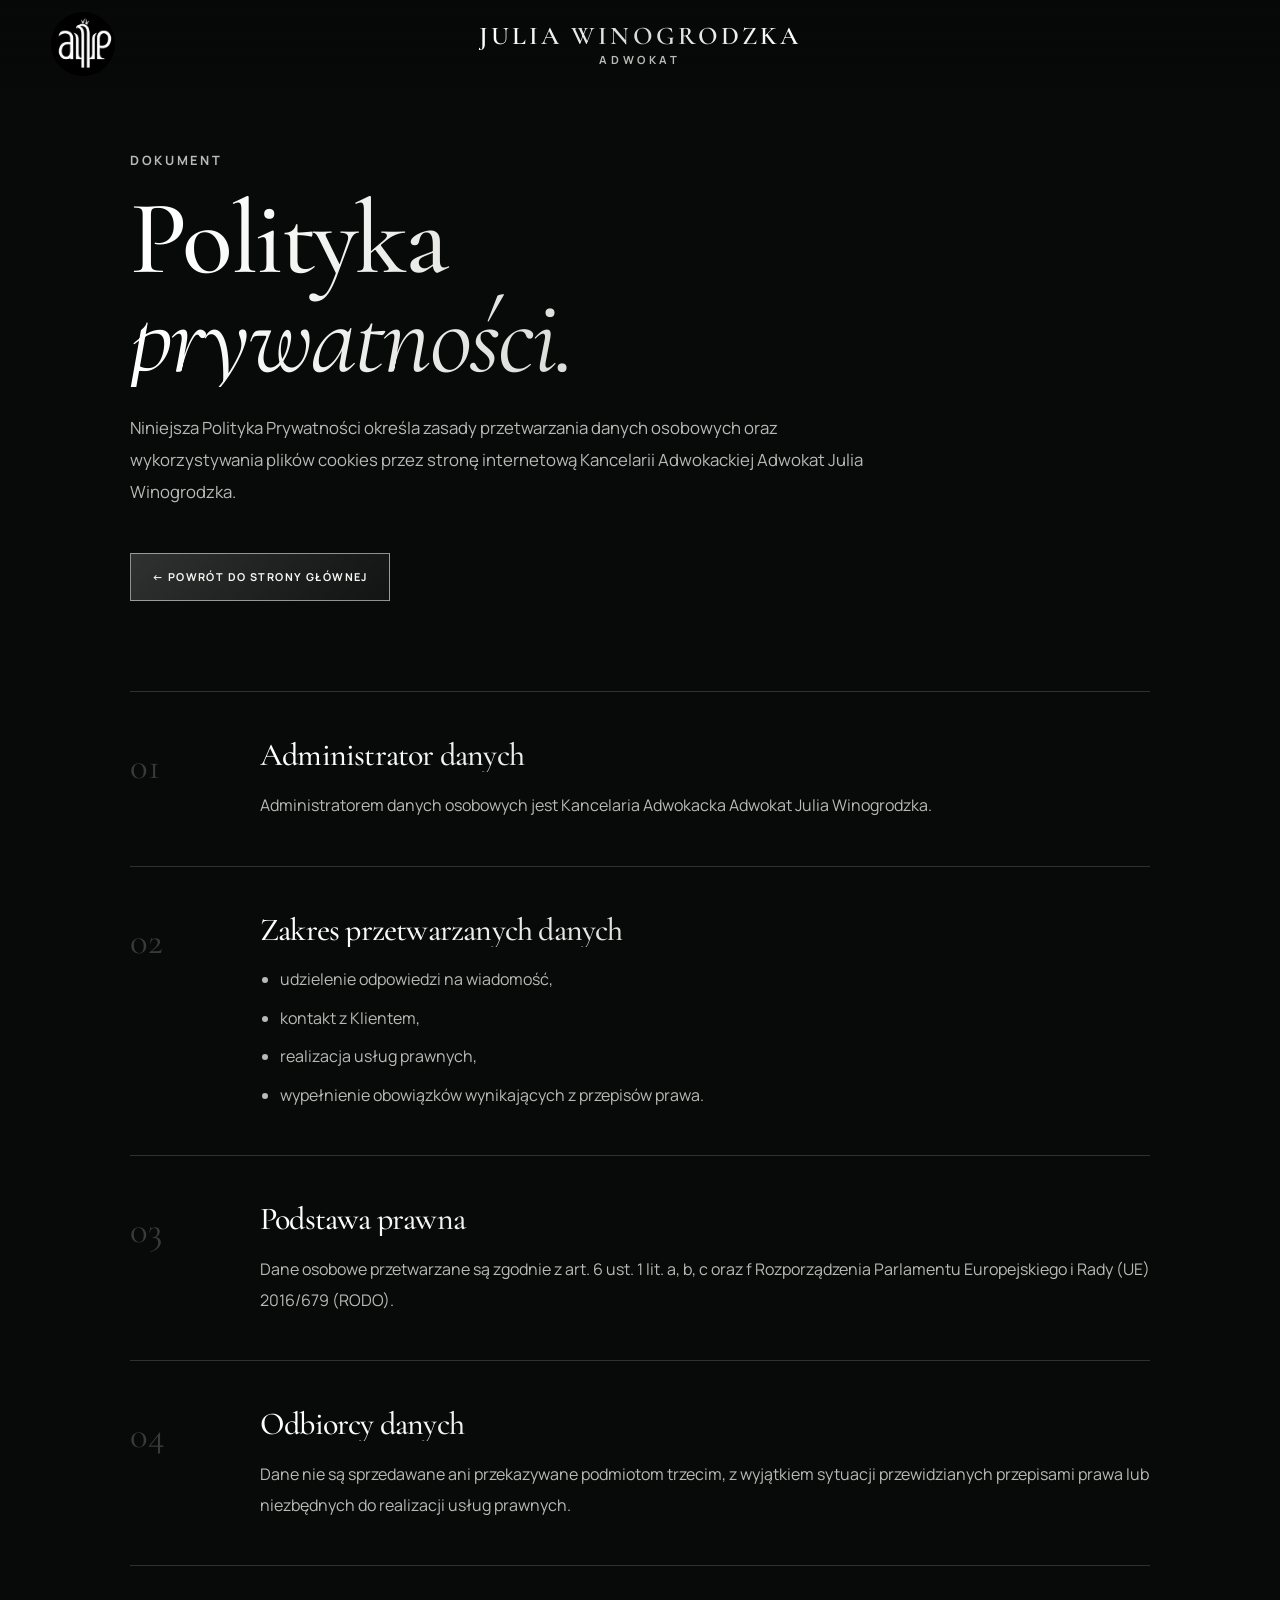
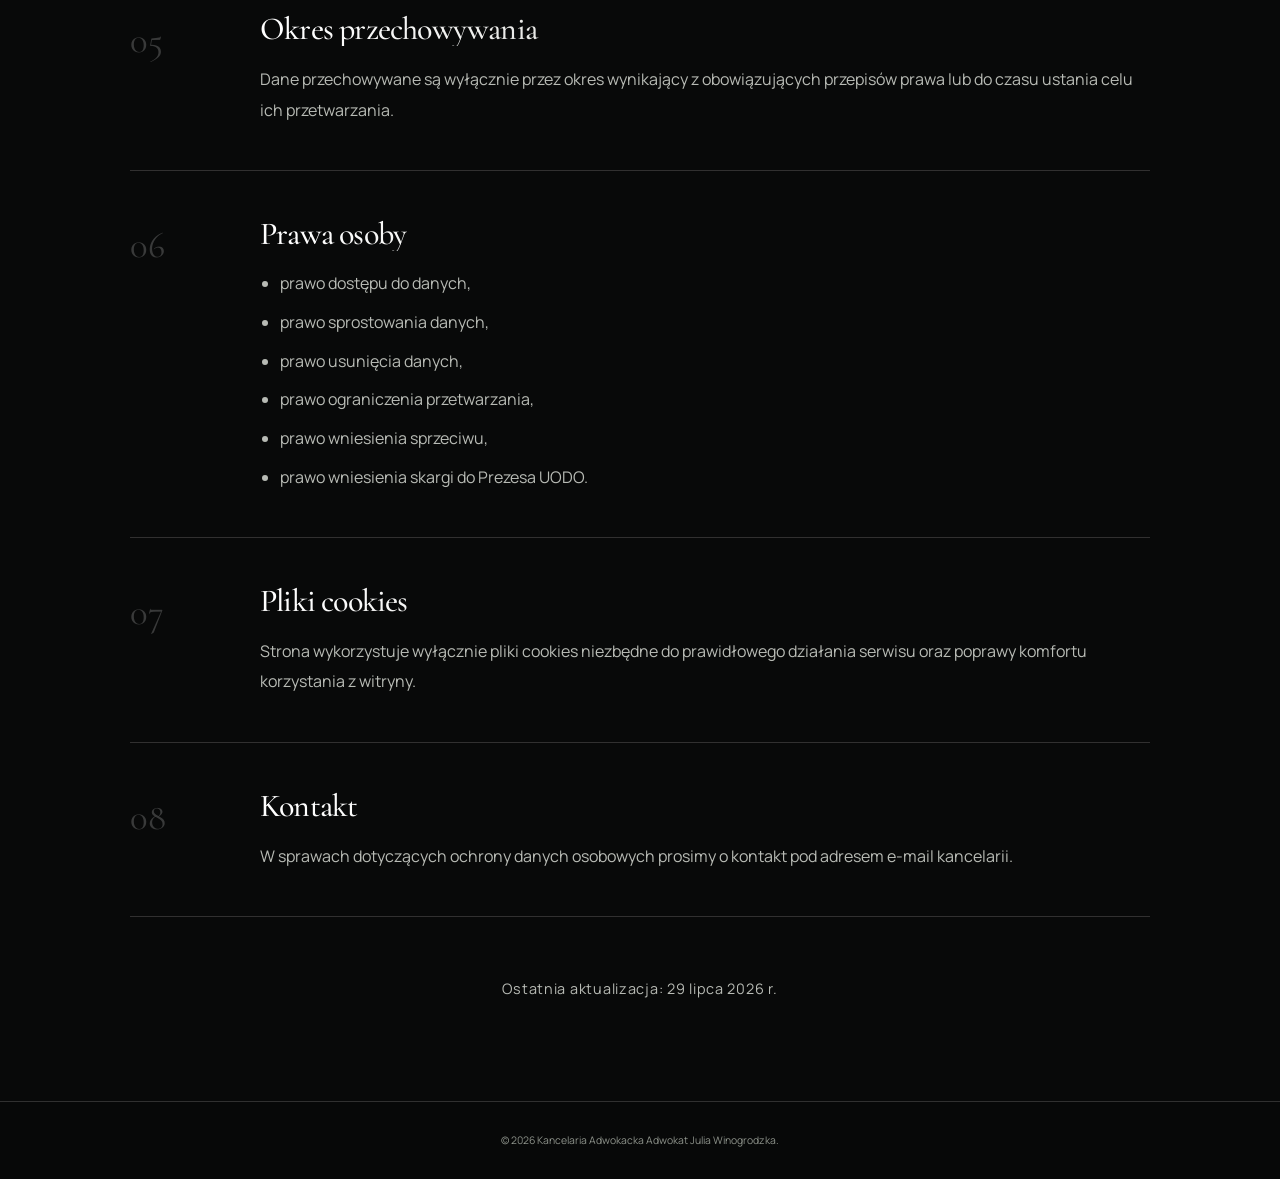
<file: polityka-prywatnosci.html>
<!DOCTYPE html>
<html lang="pl">
<head>
    <meta charset="UTF-8">
    <meta name="viewport" content="width=device-width, initial-scale=1.0">
    <meta name="description" content="Polityka prywatności Kancelarii Adwokackiej Adwokat Julia Winogrodzka.">

    <title>Polityka prywatności | Julia Winogrodzka</title>

    <link rel="icon" type="image/png" href="photos/1_logo_favicon.png">

    <link rel="preconnect" href="https://fonts.googleapis.com">
    <link rel="preconnect" href="https://fonts.gstatic.com" crossorigin>

    <link href="https://fonts.googleapis.com/css2?family=Cormorant+Garamond:wght@400;500;600;700&family=Manrope:wght@400;500;600;700&display=swap" rel="stylesheet">

    <link rel="stylesheet" href="style.css">
</head>

<body>

<header class="site-header policy-header">

    <a class="brand-mark" href="index.html">
        <img src="photos/1_logo_favicon.png" alt="Logo">
    </a>

    <a class="brand-title" href="index.html">
        <span>Julia Winogrodzka</span>
        <small>adwokat</small>
    </a>

</header>

<main class="policy-page">

<div class="policy-intro">

<p class="eyebrow">
Dokument
</p>

<h1>
Polityka<br>
<em>prywatności.</em>
</h1>

<p class="policy-lead">

Niniejsza Polityka Prywatności określa zasady przetwarzania danych osobowych
oraz wykorzystywania plików cookies przez stronę internetową
Kancelarii Adwokackiej Adwokat Julia Winogrodzka.

</p>

<a href="index.html" class="button back-button">
← Powrót do strony głównej
</a>

</div>


<section class="policy-section">

<span class="policy-number">01</span>

<div>

<h2>Administrator danych</h2>

<p>
Administratorem danych osobowych jest
Kancelaria Adwokacka Adwokat Julia Winogrodzka.
</p>

</div>

</section>

<section class="policy-section">

<span class="policy-number">02</span>

<div>

<h2>Zakres przetwarzanych danych</h2>

<ul>

<li>udzielenie odpowiedzi na wiadomość,</li>

<li>kontakt z Klientem,</li>

<li>realizacja usług prawnych,</li>

<li>wypełnienie obowiązków wynikających z przepisów prawa.</li>

</ul>

</div>

</section>

<section class="policy-section">

<span class="policy-number">03</span>

<div>

<h2>Podstawa prawna</h2>

<p>

Dane osobowe przetwarzane są zgodnie z
art. 6 ust. 1 lit. a, b, c oraz f
Rozporządzenia Parlamentu Europejskiego i Rady (UE) 2016/679 (RODO).

</p>

</div>

</section>

<section class="policy-section">

<span class="policy-number">04</span>

<div>

<h2>Odbiorcy danych</h2>

<p>

Dane nie są sprzedawane ani przekazywane podmiotom trzecim,
z wyjątkiem sytuacji przewidzianych przepisami prawa
lub niezbędnych do realizacji usług prawnych.

</p>

</div>

</section>

<section class="policy-section">

<span class="policy-number">05</span>

<div>

<h2>Okres przechowywania</h2>

<p>

Dane przechowywane są wyłącznie przez okres
wynikający z obowiązujących przepisów prawa
lub do czasu ustania celu ich przetwarzania.

</p>

</div>

</section>

<section class="policy-section">

<span class="policy-number">06</span>

<div>

<h2>Prawa osoby</h2>

<ul>

<li>prawo dostępu do danych,</li>

<li>prawo sprostowania danych,</li>

<li>prawo usunięcia danych,</li>

<li>prawo ograniczenia przetwarzania,</li>

<li>prawo wniesienia sprzeciwu,</li>

<li>prawo wniesienia skargi do Prezesa UODO.</li>

</ul>

</div>

</section>

<section class="policy-section">

<span class="policy-number">07</span>

<div>

<h2>Pliki cookies</h2>

<p>

Strona wykorzystuje wyłącznie pliki cookies
niezbędne do prawidłowego działania serwisu
oraz poprawy komfortu korzystania z witryny.

</p>

</div>

</section>

<section class="policy-section">

<span class="policy-number">08</span>

<div>

<h2>Kontakt</h2>

<p>

W sprawach dotyczących ochrony danych osobowych
prosimy o kontakt pod adresem e-mail kancelarii.

</p>

</div>

</section>

<div class="policy-update">

Ostatnia aktualizacja: 29 lipca 2026 r.

</div>

</main>

<footer class="site-footer">

<p>

© 2026 Kancelaria Adwokacka Adwokat Julia Winogrodzka.

</p>

</footer>

</body>

</html>
</file>
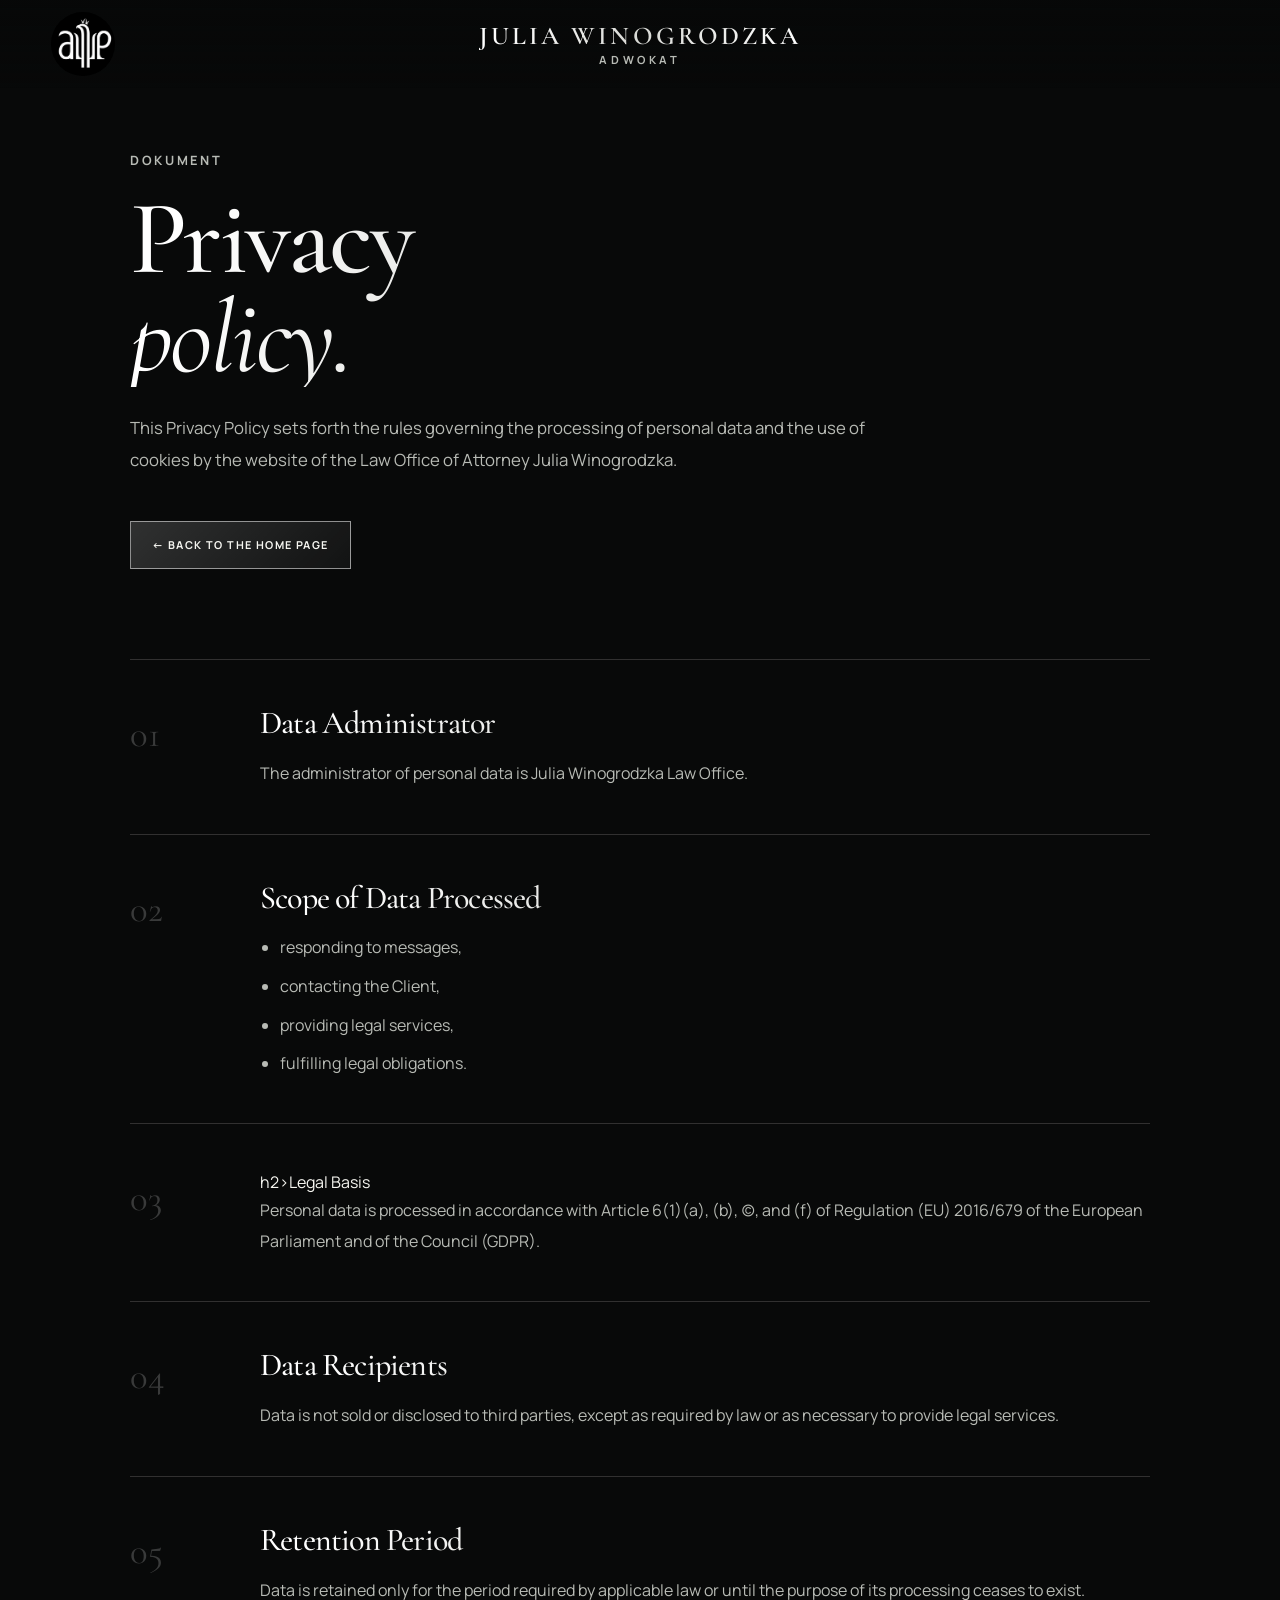
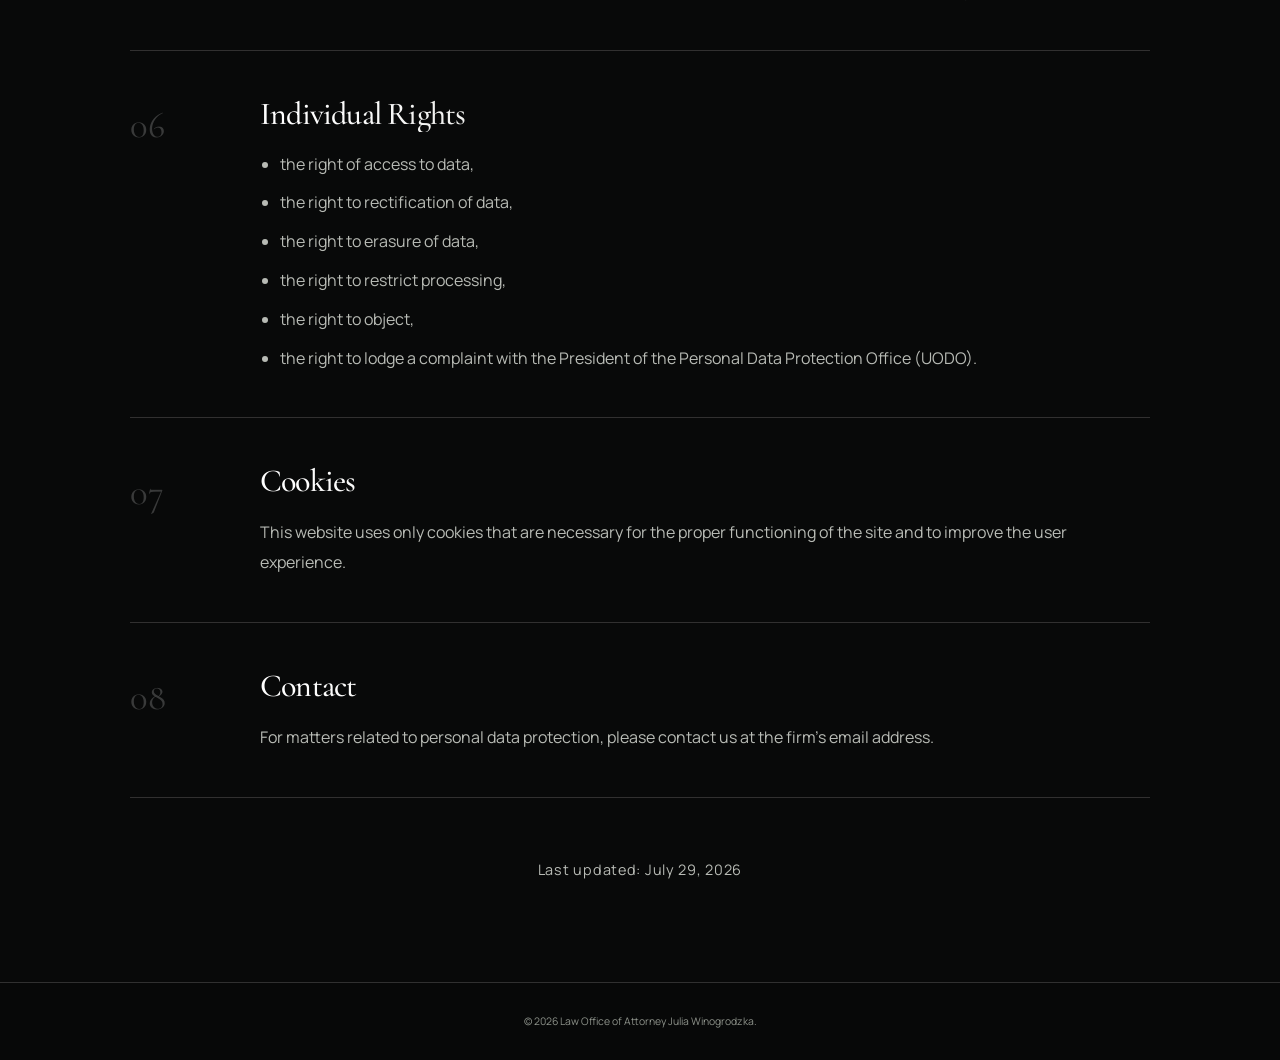
<file: privacy-policy.html>
<!DOCTYPE html>
<html lang="pl">
<head>
    <meta charset="UTF-8">
    <meta name="viewport" content="width=device-width, initial-scale=1.0">
    <meta name="description" content="Polityka prywatności Kancelarii Adwokackiej Adwokat Julia Winogrodzka.">

    <title>Polityka prywatności | Julia Winogrodzka</title>

    <link rel="icon" type="image/png" href="photos/1_logo_favicon.png">

    <link rel="preconnect" href="https://fonts.googleapis.com">
    <link rel="preconnect" href="https://fonts.gstatic.com" crossorigin>

    <link href="https://fonts.googleapis.com/css2?family=Cormorant+Garamond:wght@400;500;600;700&family=Manrope:wght@400;500;600;700&display=swap" rel="stylesheet">

    <link rel="stylesheet" href="style.css">
</head>

<body>

<header class="site-header policy-header">

    <a class="brand-mark" href="index.html">
        <img src="photos/1_logo_favicon.png" alt="Logo">
    </a>

    <a class="brand-title" href="index.html">
        <span>Julia Winogrodzka</span>
        <small>adwokat</small>
    </a>

</header>

<main class="policy-page">

<div class="policy-intro">

<p class="eyebrow">
Dokument
</p>

<h1>
Privacy<br>
<em>policy.</em>
</h1>

<p class="policy-lead">

This Privacy Policy sets forth the rules governing the processing of personal data
and the use of cookies by the website
of the Law Office of Attorney Julia Winogrodzka.

</p>

<a href="index.html" class="button back-button">
← Back to the Home Page
</a>

</div>


<section class="policy-section">

<span class="policy-number">01</span>

<div>

<h2>Data Administrator</h2>

<p>
The administrator of personal data is
Julia Winogrodzka Law Office.
</p>

</div>

</section>

<section class="policy-section">

<span class="policy-number">02</span>

<div>

<h2>Scope of Data Processed</h2>

<ul>

<li>responding to messages,</li>

<li>contacting the Client,</li>

<li>providing legal services,</li>

<li>fulfilling legal obligations.</li>

</ul>

</div>

</section>

<section class="policy-section">

<span class="policy-number">03</span>

<div>

h2>Legal Basis</h2>

<p>

Personal data is processed in accordance with
Article 6(1)(a), (b), (c), and (f)
of Regulation (EU) 2016/679 of the European Parliament and of the Council (GDPR).
</p>

</div>

</section>

<section class="policy-section">

<span class="policy-number">04</span>

<div>

<h2>Data Recipients</h2>

<p>

Data is not sold or disclosed to third parties,
except as required by law
or as necessary to provide legal services.

</p>

</div>

</section>

<section class="policy-section">

<span class="policy-number">05</span>

<div>

<h2>Retention Period</h2>

<p>

Data is retained only for the period
required by applicable law
or until the purpose of its processing ceases to exist.

</p>

</div>

</section>

<section class="policy-section">

<span class="policy-number">06</span>

<div>

<h2>Individual Rights</h2>

<ul>

<li>the right of access to data,</li>

<li>the right to rectification of data,</li>

<li>the right to erasure of data,</li>

<li>the right to restrict processing,</li>

<li>the right to object,</li>

<li>the right to lodge a complaint with the President of the Personal Data Protection Office (UODO).</li>

</ul>

</div>

</section>

<section class="policy-section">

<span class="policy-number">07</span>

<div>

<h2>Cookies</h2>

<p>

This website uses only cookies
that are necessary for the proper functioning of the site
and to improve the user experience.

</p>

</div>

</section>

<section class="policy-section">

<span class="policy-number">08</span>

<div>

<h2>Contact</h2>

<p>

For matters related to personal data protection,
please contact us at the firm’s email address.
</p>

</div>

</section>

<div class="policy-update">

Last updated: July 29, 2026

</div>

</main>

<footer class="site-footer">

<p>

© 2026 Law Office of Attorney Julia Winogrodzka.

</p>

</footer>

</body>

</html>
</file>
<file: style.css>
/* ========================================================================== */
/*  1. Zmienne kolorystyczne i ustawienia bazowe całej strony                */
/* ========================================================================== */
:root {
  --black: #080909;
  --charcoal: #101211;
  --ink: #171918;
  --line: rgba(245, 244, 239, 0.17);
  --muted: #b8bbb5;
  --white: #f6f6f1;
  --white-gradient: linear-gradient(105deg, #ffffff 5%, #d8d9d5 50%, #ffffff 100%);
  --serif: "Cormorant Garamond", Georgia, serif;
  --sans: "Manrope", Arial, sans-serif;
}

* { box-sizing: border-box; }
html { scroll-behavior: smooth; scroll-padding-top: 92px; }
body { margin: 0; overflow-x: hidden; background: var(--black); color: var(--white); font-family: var(--sans); font-size: 16px; line-height: 1.65; }
a { color: inherit; text-decoration: none; }
button { color: inherit; font: inherit; }

/* Wspólne formatowanie nagłówków z gradientem od bieli do szarości. */
h1, h2, h3 { margin: 0; font-family: var(--serif); font-weight: 500; line-height: .94; letter-spacing: -.025em; }
h1, h2, h3, .brand-title span { background: var(--white-gradient); -webkit-background-clip: text; background-clip: text; color: transparent; }
h1 { font-size: clamp(3.7rem, 8.2vw, 8rem); }
h2 { font-size: clamp(3.0rem, 5vw, 5.7rem); }
h3 { font-size: clamp(2.7rem, 4vw, 4.4rem); }
h1 em, h2 em, h3 em { font-weight: 400; }
p { margin: 0; }

/* ========================================================================== */
/*  2. Stała górna belka i rozwijana nawigacja                                */
/* ========================================================================== */
.site-header { position: fixed; z-index: 20; top: 0; left: 0; display: grid; grid-template-columns: 1fr auto 1fr; align-items: center; width: 100%; min-height: 88px; padding: 10px clamp(1.25rem, 4vw, 4.7rem); border-bottom: 1px solid transparent; background: linear-gradient(180deg, rgba(7, 8, 8, .94), rgba(7, 8, 8, .42)); transition: min-height .35s ease, background .35s ease, border-color .35s ease, backdrop-filter .35s ease; }
.site-header.is-scrolled { min-height: 72px; border-color: var(--line); background: rgba(8, 9, 9, .9); backdrop-filter: blur(16px); }
.brand-mark { display: block; width: 64px; height: 64px; overflow: hidden; border-radius: 50%; }
.brand-mark img { display: block; width: 100%; height: 100%; object-fit: contain; }
.brand-title { justify-self: center; display: grid; text-align: center; text-transform: uppercase; line-height: 1.14; }
.brand-title span { font-family: var(--serif); font-size: clamp(1.4rem, 2vw, 1.85rem); font-weight: 600; letter-spacing: .12em; }
.brand-title small { margin-top: 4px; color: var(--muted); font-size: .70rem; font-weight: 700; letter-spacing: .32em; }
.main-nav { justify-self: end; display: flex; align-items: center; gap: 15px; }
.nav-dropdown { position: relative; }
.nav-dropdown-toggle { display: inline-flex; gap: 9px; align-items: center; padding: 8px; border: 0; background: transparent; cursor: pointer; color: var(--white); font-size: .86rem; font-weight: 700; letter-spacing: .1em; text-transform: uppercase; }
.nav-dropdown-toggle span { transition: transform .25s ease; }
.nav-dropdown-toggle[aria-expanded="true"] span { transform: rotate(45deg); }
.nav-dropdown-panel { position: absolute; right: 0; top: calc(100% + 10px); display: grid; width: 194px; padding: 8px; border: 1px solid var(--line); background: rgba(19, 21, 20, .98); box-shadow: 0 20px 40px rgba(0, 0, 0, .32); opacity: 0; pointer-events: none; transform: translateY(-7px); transition: .25s ease; }
.nav-dropdown-panel.is-open { opacity: 1; pointer-events: auto; transform: translateY(0); }
.nav-dropdown-panel a { padding: 12px 14px; color: var(--muted); font-size: .98rem; transition: color .2s, background .2s; }
.nav-dropdown-panel a:hover, .nav-dropdown-panel a:focus-visible { background: rgba(255,255,255,.06); color: var(--white); }
.menu-toggle { display: none; }

/* Wspólny styl przycisków i tekstowych odsyłaczy. */
.button { display: inline-flex; gap: 20px; align-items: center; justify-content: center; padding: 14px 21px; border: 1px solid rgba(255,255,255,.52); background: linear-gradient(135deg, rgba(255,255,255,.16), rgba(255,255,255,.04)); color: var(--white); font-size: .68rem; font-weight: 700; letter-spacing: .13em; text-transform: uppercase; transition: transform .25s ease, background .25s ease, border-color .25s ease; }
.button:hover, .button:focus-visible { transform: translateY(-3px); border-color: var(--white); background: rgba(255,255,255,.16); }
.button-small { padding: 11px 14px; font-size: .66rem; white-space: nowrap; }
.text-link { display: inline-block; border-bottom: 1px solid currentColor; color: var(--white); font-size: .75rem; font-weight: 700; letter-spacing: .08em; padding-bottom: 3px; transition: color .2s ease; }
.text-link:hover { color: #c9ccc7; }
.text-link-arrow { margin-top: 18px; }

/* ========================================================================== */
/*  3. Sekcja otwierająca                                                     */
/* ========================================================================== */
.hero { position: relative; display: flex; align-items: center; min-height: min(880px, 100vh); padding: 130px clamp(1.25rem, 12vw, 12.5rem) 105px; isolation: isolate; overflow: hidden; }
.hero::before {
    background:
        linear-gradient(
            90deg,
            rgba(9,10,10,.94) 0%,
            rgba(9,10,10,.60) 40%,
            rgba(9,10,10,.15) 70%,
            rgba(9,10,10,0) 100%
        );
}
/* Znak Adwokatury Polskiej jest tłem pierwszego ekranu i zachowuje proporcje na małych ekranach. */
.hero-backdrop {
    position: absolute;
    z-index: -2;
    inset: 0;
    background: url("photos/4_tło.png") calc(100% - 40px) center / 800px no-repeat;
    opacity: .36;
    filter: grayscale(1) invert(1) contrast(1.1);
    transform: scale(1.04);
    animation: breathing-bg 12s ease-in-out infinite alternate;
}
.hero-content { max-width: 790px; }
.eyebrow { margin-bottom: 19px; color: var(--muted); font-size: 0.80rem; font-weight: 700; letter-spacing: .21em; text-transform: uppercase; }
.hero-copy { max-width: 530px; margin-top: 29px; color: #d2d4cf; font-size: clamp(.93rem, 1.2vw, 1.05rem); }
.hero-actions { display: flex; flex-wrap: wrap; align-items: center; gap: 25px; margin-top: 35px; }
.scroll-cue { position: absolute; bottom: 33px; left: clamp(1.25rem, 4vw, 4.7rem); display: flex; gap: 10px; align-items: center; color: var(--muted); font-size: .6rem; font-weight: 700; letter-spacing: .15em; text-transform: uppercase; }
.scroll-cue span { width: 24px; height: 1px; background: currentColor; animation: scroll-line 1.6s ease-in-out infinite; }
@keyframes breathing-bg { to { transform: scale(1.12); } }
@keyframes scroll-line { 50% { transform: translateX(8px); opacity: .3; } }

/* ========================================================================== */
/*  4. O mnie oraz karty specjalizacji                                        */
/* ========================================================================== */
.section { padding: clamp(5.7rem, 10vw, 10rem) clamp(1.25rem, 8vw, 9rem); }
.about { display: grid; grid-template-columns: minmax(260px, .78fr) minmax(320px, 1.15fr); gap: clamp(3rem, 10vw, 11rem); align-items: center; background: radial-gradient(ellipse at 11% 85%, rgba(117,126,113,.13), transparent 45%), var(--charcoal); }
.about-photo { position: relative; max-width: 475px; }
.about-photo::after { position: absolute; top: 23px; right: -23px; z-index: -1; width: 100%; height: 100%; border: 1px solid var(--line); content: ""; }
.about-photo img { display: block; width: 100%; aspect-ratio: 1 / 1.12; object-fit: cover; filter: saturate(.72) contrast(1.06); }
.about-content { max-width: 655px; }
.about-name { padding-bottom: .13em; font-weight: 700; line-height: 1.04; letter-spacing: -.035em; }
.about-content p:not(.eyebrow) { margin-top: 24px; color: var(--muted); }
.services { background: linear-gradient(135deg, #0c0e0d, #121513); }
.section-intro { display: grid; grid-template-columns: 1fr minmax(200px, 310px); column-gap: 6rem; align-items: end; max-width: 1140px; margin: 0 auto 54px; }
.section-intro .eyebrow { grid-column: 1 / -1; }
.section-intro p:not(.eyebrow) { color: var(--muted); }
/* Wyraziste, niezależne karty: nie są ograniczone wspólnymi ramkami ani numeracją. */
.service-grid { display: grid; grid-template-columns: repeat(3, minmax(0, 1fr)); gap: clamp(16px, 2.2vw, 30px); max-width: 1350px; margin: auto; }
.service-card { position: relative; min-height: 495px; padding: clamp(1.7rem, 3.1vw, 3.35rem); overflow: hidden; border: 1px solid var(--line); background: linear-gradient(150deg, rgba(255,255,255,.08), rgba(255,255,255,.015) 55%); box-shadow: inset 0 1px rgba(255,255,255,.05); transition: border-color .35s ease, background .35s ease, transform .35s ease, box-shadow .35s ease; }
.service-card::before { position: absolute; inset: 0; border-top: 3px solid rgba(245,245,239,.68); content: ""; opacity: .7; }
.service-card:hover { border-color: rgba(255,255,255,.6); background: linear-gradient(150deg, rgba(255,255,255,.15), rgba(255,255,255,.03) 62%); box-shadow: 0 18px 45px rgba(0,0,0,.25), inset 0 1px rgba(255,255,255,.18); transform: translateY(-8px); }
.service-mark { position: absolute; z-index: 0; right: -8px; top: -44px; color: rgba(255,255,255,.055); font-family: var(--serif); font-size: 13rem; line-height: 1; user-select: none; }
.service-type { position: relative; z-index: 1; display: inline-block; margin: 0; padding: 6px 9px; border: 1px solid rgba(255,255,255,.3); color: #d6d8d2; font-size: .57rem; font-weight: 700; letter-spacing: .13em; line-height: 1.25; text-transform: uppercase; }
.service-card h3 { position: relative; z-index: 1; margin-top: 50px; font-size: clamp(2.65rem, 3.6vw, 4rem); }
.service-card ul { position: relative; z-index: 1; display: grid; gap: 9px; margin: 35px 0 0; padding: 0; color: var(--muted); font-size: .8rem; list-style: none; }
.service-card li { display: flex; align-items: baseline; gap: 9px; }
.service-card li::before { width: 5px; height: 5px; flex: 0 0 5px; border-radius: 50%; background: #e8e9e3; content: ""; }

/* ========================================================================== */
/*  5. Dane kontaktowe i mapa                                                  */
/* ========================================================================== */
.contact { display: grid; grid-template-columns: minmax(300px, .95fr) minmax(350px, 1fr); gap: clamp(4rem, 11vw, 12rem); background: radial-gradient(ellipse 60% 65% at 85% 50%, rgba(161, 169, 158, .13), transparent 72%), #101210; }
.contact-heading > p:not(.eyebrow) { max-width: 380px; margin: 25px 0 31px; color: var(--muted); }
/* Pionowy układ utrzymuje taką samą szerokość i estetykę wszystkich przycisków. */
.contact-actions { display: grid; gap: 11px; width: min(100%, 310px); }
.contact-actions .button { justify-content: space-between; width: 100%; }
.contact-details { margin: 0; border-top: 1px solid var(--line); }
.contact-item { display: grid; grid-template-columns: 145px 1fr; gap: 18px; padding: 18px 0; border-bottom: 1px solid var(--line); color: var(--muted); font-size: .83rem; font-style: normal; }
.contact-item > span { color: #f0f0eb; font-size: .65rem; font-weight: 700; letter-spacing: .1em; text-transform: uppercase; }
.contact-item :is(strong, a) { color: #e4e6df; font-family: var(--sans); font-size: .83rem; font-weight: 500; line-height: 1.55; }
.contact-item a { transition: color .2s; }
.contact-item a:hover { color: var(--muted); }
.contact-name {display: block;text-align: center;padding: 14px 0;}
.contact-name strong { font-family: var(--serif); font-size: 1.2rem; line-height: 1.15; }
.bank-account strong { font-family: monospace; font-size: .78rem; letter-spacing: .04em; }
.map-section { background: #0c0d0d; }

/* Mapa desktop jedna obok drugiej */
@media (min-width: 791px) {
    .map-section{
        display:grid;
        grid-template-columns:1fr 1fr;
    }
    .location-card {
    display: grid;
    grid-template-columns: minmax(380px, .95fr) 1.05fr;
    }
    }
    .location-card + .location-card{
        border-top:none;
        border-left:1px solid var(--line);
    }
    .map-caption{
        padding:55px;
    }
  .map-caption h2{
    font-size: clamp(1.6rem, 2vw, 2.4rem);
    line-height: 1.1;
}
}

.location-card { display: grid; grid-template-columns: minmax(280px, .78fr) 1.22fr; min-height: 510px; }
.location-card + .location-card { border-top: 1px solid var(--line); }
.map-caption { align-self: center; padding: clamp(3.5rem, 7vw, 7.5rem); }
.map-caption p:not(.eyebrow) { margin-top: 27px; color: var(--muted); }
.map-frame { width: 100%; min-height: 510px; border: 0; filter: grayscale(1) contrast(1.08) brightness(.75); }

/* ========================================================================== */
/*  6. Dolna belka oraz animacje ujawniania podczas przewijania               */
/* ========================================================================== */
.site-footer { display: flex; justify-content: center; align-items: center; min-height: 78px; padding: 25px clamp(1.25rem, 4vw, 4.7rem); border-top: 1px solid var(--line); background: #070808; color: #8e938b; font-size: .65rem; text-align: center; }
.reveal { opacity: 0; transform: translateY(30px); transition: opacity .8s ease var(--delay, 0ms), transform .8s cubic-bezier(.2,.65,.3,1) var(--delay, 0ms); }
.reveal.reveal-left { transform: translateX(-35px); }
.reveal.is-visible { opacity: 1; transform: translate(0); }

/* Wysoki kontrast klawiatury dla elementów interaktywnych. */
:focus-visible { outline: 2px solid #fff; outline-offset: 4px; }

/* ==========================================================
   CENNIK
========================================================== */

.pricing{
    background:
        radial-gradient(
            ellipse at 15% 20%,
            rgba(140,150,140,.08),
            transparent 45%
        ),
        #0d0f0e;
}

.pricing-list{
    max-width:1100px;
    margin:55px auto 0;
    border-top:1px solid var(--line);
}

.price-row{

    display:flex;
    justify-content:space-between;
    align-items:center;
    gap:30px;
    padding:20px 12px;
    border-bottom:1px solid var(--line);
    transition:
        opacity .8s ease var(--delay,0ms),
        transform .8s cubic-bezier(.2,.65,.3,1) var(--delay,0ms),
        background .35s ease,
        padding .35s ease,
        border-color .35s ease;

}

.price-row:hover{

    background:rgba(255,255,255,.035);
    border-color:rgba(255,255,255,.45);
    padding-left:22px;
    padding-right:22px;

}

.price-row span{

    color:var(--muted);
    font-size:.95rem;

}

.price-row strong{

    font-size:1rem;
    font-weight:700;
    color:var(--white);
    letter-spacing:.04em;
    transition:transform .3s ease;

}

.price-row:hover strong{
    transform:translateX(6px);

}

/* ==========================================================
   POLITYKA PRYWATNOŚCI
========================================================== */

.policy-header{
justify-content:center;
}

.policy-header .brand-title{
grid-column:2;
}

.policy-page{
max-width:1100px;
margin:auto;
padding:150px 40px 100px;
}

.policy-intro{
margin-bottom:90px;
}

.policy-lead{
max-width:760px;
margin-top:25px;
font-size:1.05rem;
line-height:1.9;
color:var(--muted);
}

.policy-section{
display:grid;
grid-template-columns:90px 1fr;
gap:40px;
padding:45px 0;
border-top:1px solid var(--line);
}

.policy-section:last-of-type{
border-bottom:1px solid var(--line);
}

.policy-number{
font-family:var(--serif);
font-size:2.3rem;
color:rgba(255,255,255,.20);
}

.policy-section h2{
margin:0 0 18px;
font-size:2rem;
line-height:1.1;
}

.policy-section p{
color:var(--muted);
line-height:1.9;
}

.policy-section ul{
margin:0;
padding-left:20px;
display:grid;
gap:10px;
}

.policy-section li{
color:var(--muted);
line-height:1.8;
}

.policy-update{
margin-top:60px;
text-align:center;
color:var(--muted);
font-size:.9rem;
letter-spacing:.05em;
}

.back-button{
margin-top:45px;
}

/* ========================================================================== */
/*  7. Układ mobilny — menu rozwija się pod belką, karty ustawiają się pionowo */
/* ========================================================================== */
@media (max-width: 790px) {
  .about-name {font-size: 2.5rem; /* zmniejsz w razie potrzeby */ white-space: nowrap; /* nie pozwala zawijać tekstu */}
  .site-header { grid-template-columns: 1fr auto 1fr; min-height: 71px; padding: 8px 18px; }
  .brand-mark { width: 48px; height: 48px; }
  .brand-title span { font-size: 1.1rem; letter-spacing: .08em; }
  .brand-title small { font-size: .67rem; letter-spacing: .24em; }
  .menu-toggle { justify-self: end; display: grid; gap: 4px; width: 35px; padding: 8px 0 8px 9px; border: 0; background: transparent; cursor: pointer; }
  .menu-toggle span { display: block; width: 25px; height: 1px; margin-left: auto; background: var(--white); transition: transform .25s ease, opacity .25s ease; }
  .menu-toggle.is-open span:nth-child(1) { transform: translateY(5px) rotate(45deg); }
  .menu-toggle.is-open span:nth-child(2) { opacity: 0; }
  .menu-toggle.is-open span:nth-child(3) { transform: translateY(-5px) rotate(-45deg); }
  .main-nav { position: absolute; top: 100%; left: 0; display: grid; width: 100%; padding: 12px 18px 18px; border-bottom: 1px solid var(--line); background: rgba(9,10,10,.98); opacity: 0; pointer-events: none; transform: translateY(-8px); transition: .25s ease; }
  .main-nav.is-open { opacity: 1; pointer-events: auto; transform: translateY(0); }
  .main-nav .button { width: 100%; }
  /* Po kliknięciu hamburgera linki są widoczne od razu — bez drugiego etapu „Menu”. */
  .nav-dropdown-toggle { display: none; }
  .nav-dropdown-panel, .nav-dropdown-panel.is-open { position: static; display: grid; width: 100%; margin-top: 0; box-shadow: none; opacity: 1; pointer-events: auto; transform: none; }
  .hero { min-height: 720px; padding: 105px 24px 100px; }
  .hero::before { background: linear-gradient(110deg, rgba(9,10,10,.96), rgba(9,10,10,.68)); }

  /* Ukryte menu nie może pozostawiać aktywnych, niewidocznych linków nad treścią strony. */
  .main-nav:not(.is-open), .main-nav:not(.is-open) * { pointer-events: none; }
  .main-nav.is-open .nav-dropdown-panel { pointer-events: auto; }
  
  /* Na telefonie znak pozostaje proporcjonalny, ale jest wyraźniejszy i mniejszy niż wcześniej. */
  .hero-backdrop{
        background: url("photos/4_tło.png") 78% 52% / 110vw no-repeat;
        opacity: .36;
        filter: grayscale(1) invert(1) contrast(1.1);
    }

  .scroll-cue { left: 24px; }
  .about, .contact, .location-card { grid-template-columns: 1fr; }
  .about { gap: 62px; }
  .about-photo { width: calc(100% - 20px); }
  .section-intro { display: block; margin-bottom: 42px; }
  .section-intro h2 { margin-bottom: 25px; }
  .service-grid { grid-template-columns: 1fr; }
  .service-card, .service-card:first-child { min-height: auto; padding: 30px 24px 36px; }
  .service-card h3 { margin-top: 34px; }
  .service-card ul { margin-top: 20px; }
  .contact { gap: 52px; }
  .contact-item { grid-template-columns: 75px 1fr; font-size: .76rem; }
  .map-section { min-height: unset; }
  .map-caption { padding: 65px 24px 50px; }
  .map-frame { min-height: 390px; }
  .site-footer { padding: 20px 24px; }
  
/* Polityka prywatności na smartfony */
  
    .policy-section{
        grid-template-columns:42px 1fr;
        column-gap:14px;
        align-items:flex-start;
    }

    .policy-number{
        margin-top:8px;
        line-height:1;
    }

    .policy-section h2{
        margin:0;
    }
  
  /* Cennikowo */
  .pricing-list{ margin-top:35px;}
    .price-row{
        display:flex;
        flex-direction:column;
        align-items:center;
        justify-content:center;
        text-align:center;
        gap:12px;
        padding:20px 0;
    }

    .price-row span{
        margin:0;
        line-height:1.3;
    }

    .price-row strong{
        margin:0;
        line-height:1.2;
        font-size:1rem;
    }
}

/* Użytkownikom ograniczającym animacje pokazujemy całą treść natychmiast. */
@media (prefers-reduced-motion: reduce) {
  html { scroll-behavior: auto; }
  *, *::before, *::after { animation-duration: .01ms !important; animation-iteration-count: 1 !important; transition-duration: .01ms !important; }
  .reveal, .reveal.reveal-left { opacity: 1; transform: none; }
}


/* ===========================
   Zmiana języka
=========================== */

.menu-divider{

    margin:10px 8px;
    border-top:1px solid var(--line);

}

.language-switch{

    display:flex;
    align-items:center;
    gap:10px;
    padding:10px 12px;
    color:var(--muted);
    font-size:.78rem;
    transition:
        color .25s ease,
        background .25s ease;

}

.language-switch:hover{

    color:var(--white);
    background:rgba(255,255,255,.05);

}

.language-switch.active{

    color:var(--white);
    font-weight:700;

}


/* Link "Polityka prywatności" w stopce */
.footer-privacy-link{
    text-decoration: underline;
    text-decoration-thickness: 1px;
    text-underline-offset: 3px;
    transition: color .25s ease;
}
.footer-privacy-link:hover{
    color: var(--white);
}
</file>
